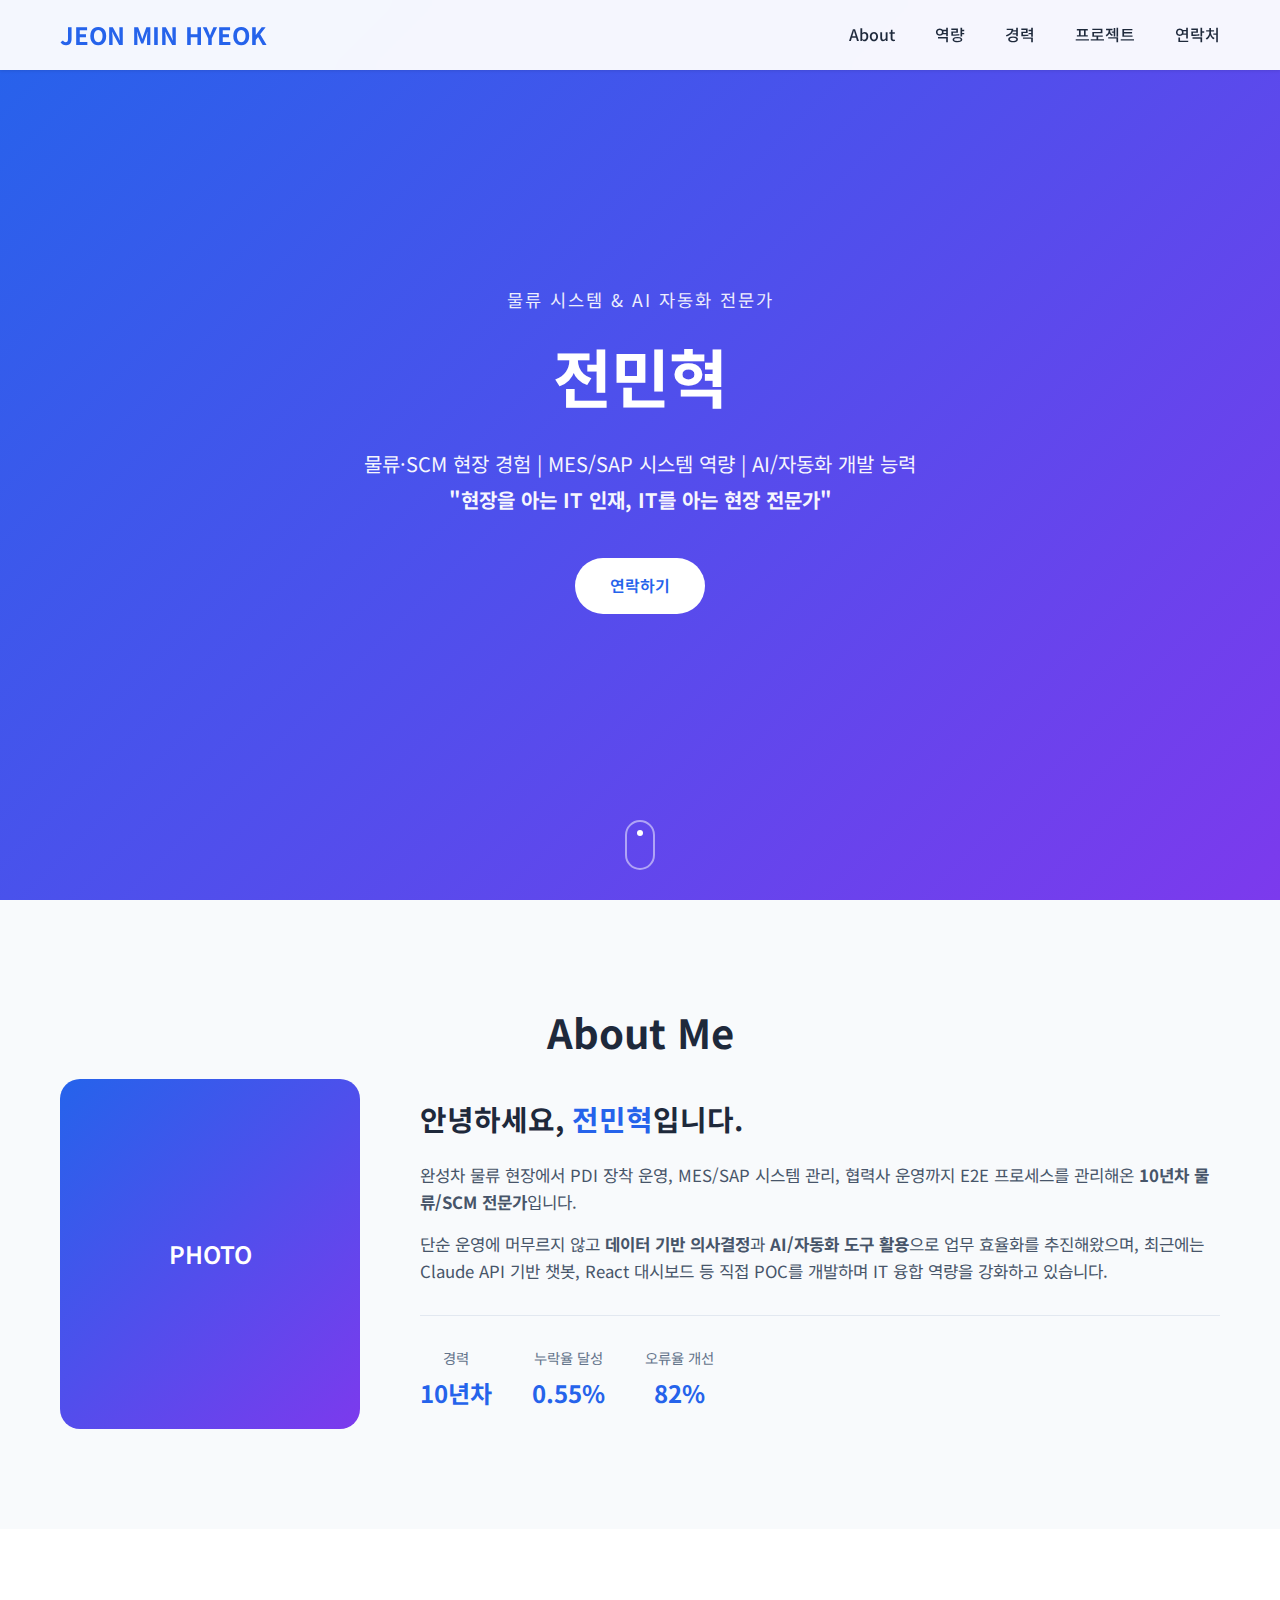
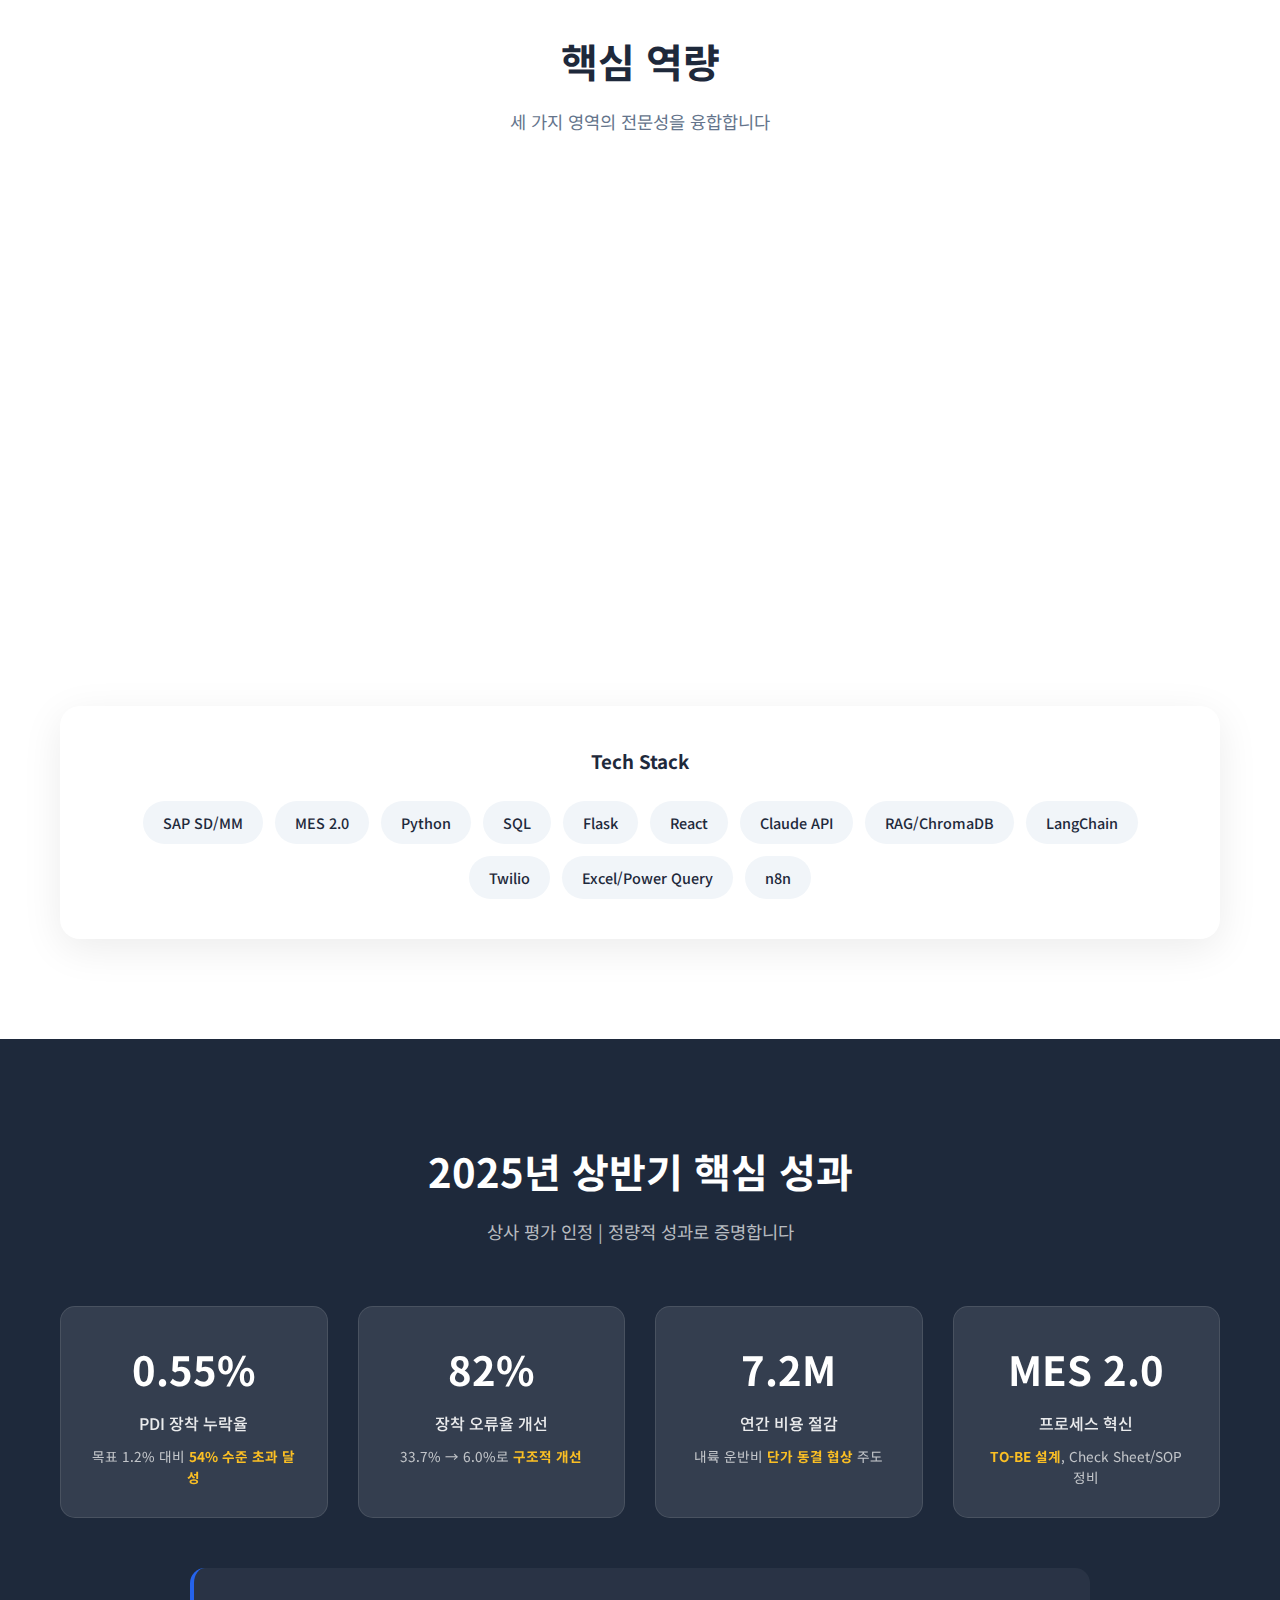
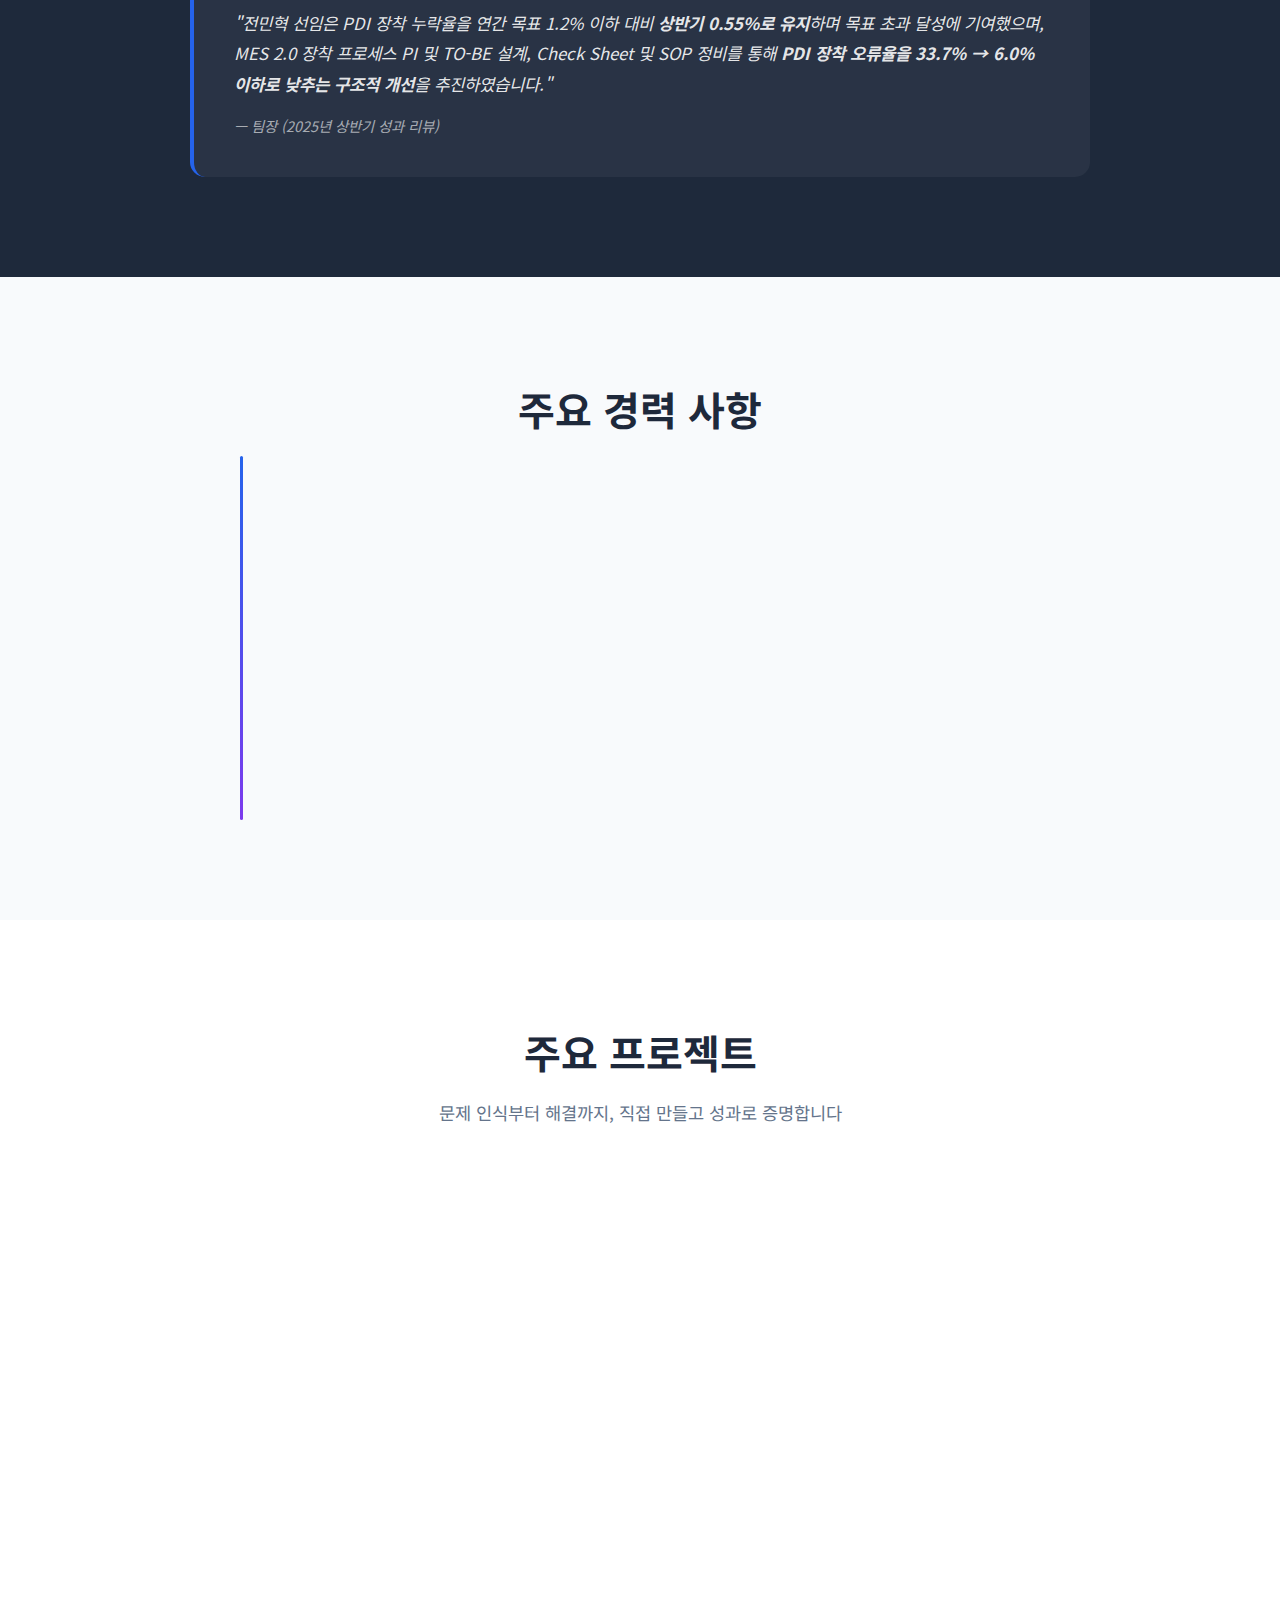
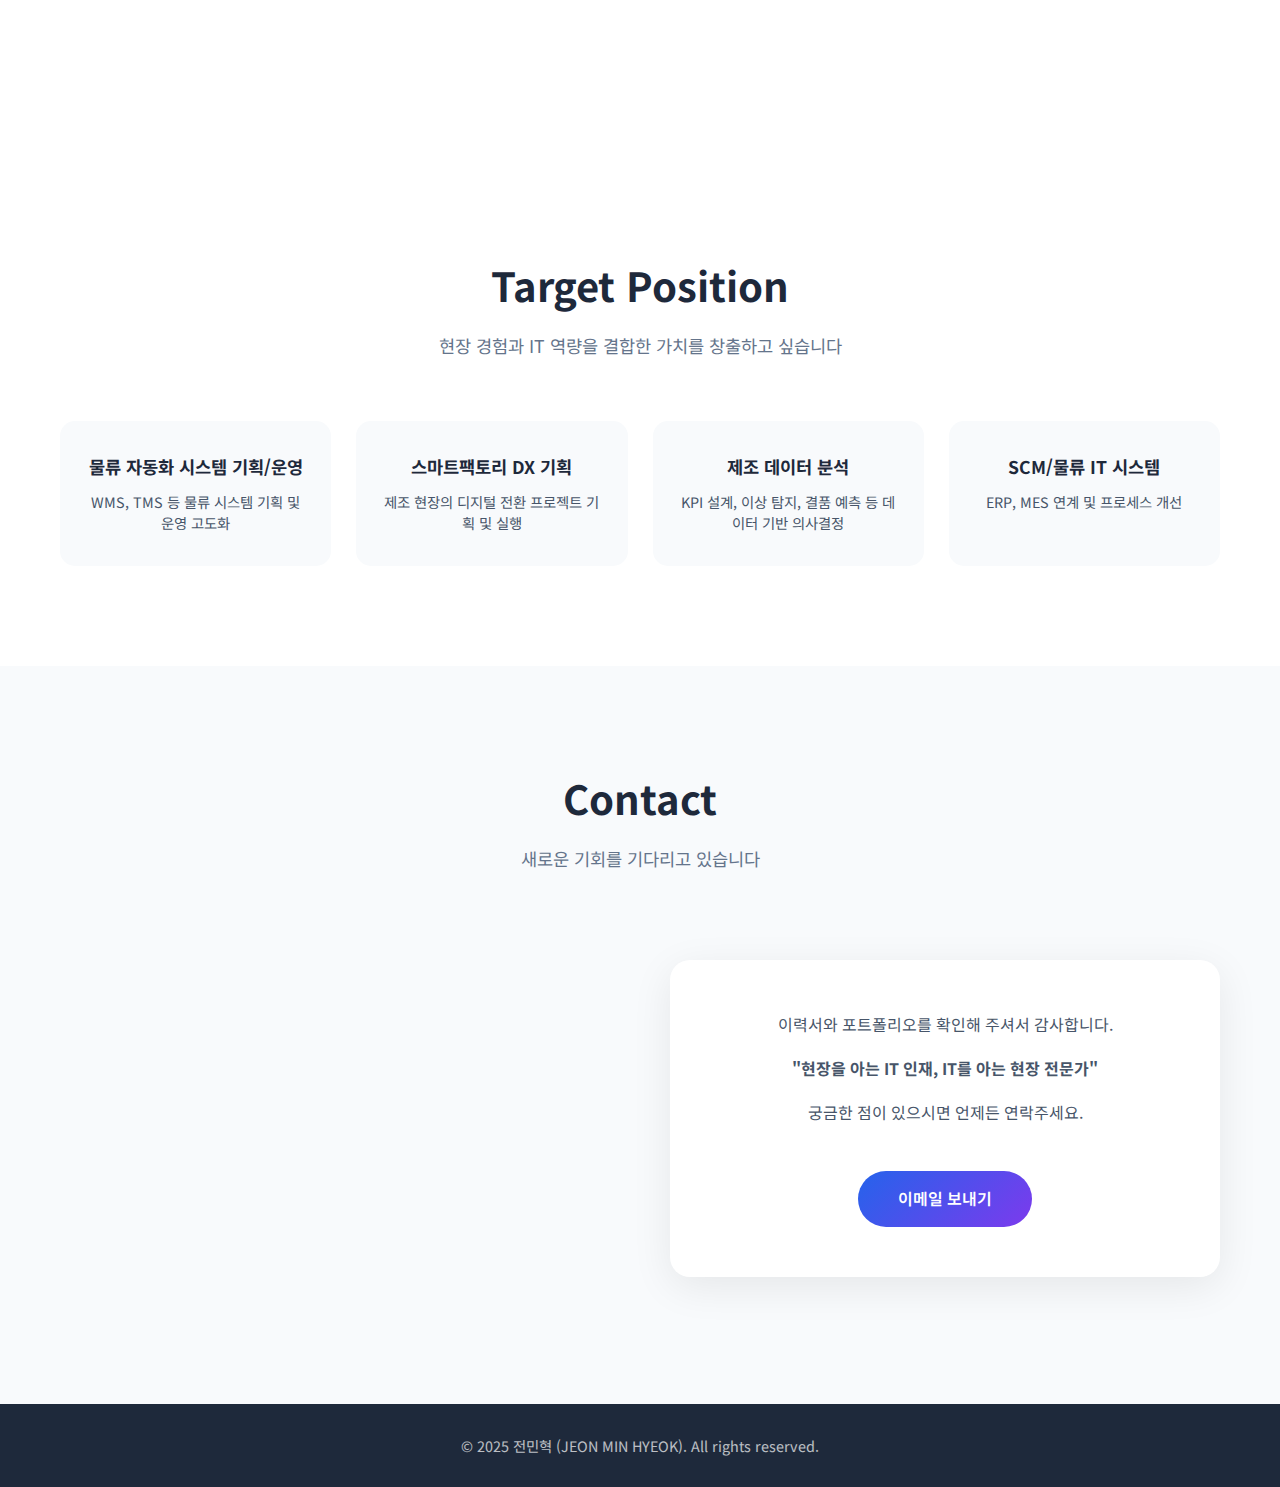
<file: index.html>
<!DOCTYPE html>
<html lang="ko">
<head>
    <meta charset="UTF-8">
    <meta name="viewport" content="width=device-width, initial-scale=1.0">
    <title>전민혁 | 물류 시스템 & AI 자동화 전문가</title>
    <link rel="stylesheet" href="styles.css">
    <link href="https://fonts.googleapis.com/css2?family=Noto+Sans+KR:wght@300;400;500;700&display=swap" rel="stylesheet">
</head>
<body>
    <!-- 네비게이션 -->
    <nav class="navbar">
        <div class="nav-container">
            <a href="#" class="nav-logo">JEON MIN HYEOK</a>
            <ul class="nav-menu">
                <li><a href="#about">About</a></li>
                <li><a href="#skills">역량</a></li>
                <li><a href="#experience">경력</a></li>
                <li><a href="#projects">프로젝트</a></li>
                <li><a href="#contact">연락처</a></li>
            </ul>
            <div class="hamburger">
                <span></span>
                <span></span>
                <span></span>
            </div>
        </div>
    </nav>

    <!-- 히어로 섹션 -->
    <section class="hero" id="home">
        <div class="hero-content">
            <p class="hero-subtitle">물류 시스템 & AI 자동화 전문가</p>
            <h1 class="hero-title">전민혁</h1>
            <p class="hero-description">
                물류·SCM 현장 경험 | MES/SAP 시스템 역량 | AI/자동화 개발 능력<br>
                <strong>"현장을 아는 IT 인재, IT를 아는 현장 전문가"</strong>
            </p>
            <div class="hero-buttons">
                <a href="#contact" class="btn btn-primary">연락하기</a>
            </div>
        </div>
        <div class="scroll-indicator">
            <span></span>
        </div>
    </section>

    <!-- About 섹션 -->
    <section class="section about" id="about">
        <div class="container">
            <h2 class="section-title">About Me</h2>
            <div class="about-content">
                <div class="about-image">
                    <div class="image-placeholder">
                        <span>PHOTO</span>
                    </div>
                </div>
                <div class="about-text">
                    <h3>안녕하세요, <span class="highlight">전민혁</span>입니다.</h3>
                    <p>
                        완성차 물류 현장에서 PDI 장착 운영, MES/SAP 시스템 관리,
                        협력사 운영까지 E2E 프로세스를 관리해온 <strong>10년차 물류/SCM 전문가</strong>입니다.
                    </p>
                    <p>
                        단순 운영에 머무르지 않고 <strong>데이터 기반 의사결정</strong>과
                        <strong>AI/자동화 도구 활용</strong>으로 업무 효율화를 추진해왔으며,
                        최근에는 Claude API 기반 챗봇, React 대시보드 등 직접 POC를 개발하며
                        IT 융합 역량을 강화하고 있습니다.
                    </p>
                    <div class="about-info">
                        <div class="info-item">
                            <span class="info-label">경력</span>
                            <span class="info-value">10년차</span>
                        </div>
                        <div class="info-item">
                            <span class="info-label">누락율 달성</span>
                            <span class="info-value">0.55%</span>
                        </div>
                        <div class="info-item">
                            <span class="info-label">오류율 개선</span>
                            <span class="info-value">82%</span>
                        </div>
                    </div>
                </div>
            </div>
        </div>
    </section>

    <!-- 핵심 역량 섹션 -->
    <section class="section skills" id="skills">
        <div class="container">
            <h2 class="section-title">핵심 역량</h2>
            <p class="section-subtitle">세 가지 영역의 전문성을 융합합니다</p>

            <div class="skills-grid">
                <!-- 물류 현장 경험 -->
                <div class="skill-card">
                    <div class="skill-icon">
                        <svg viewBox="0 0 24 24" fill="none" stroke="currentColor" stroke-width="2">
                            <path d="M1 3h22v18H1zM1 7h22M7 7v14"/>
                            <circle cx="5" cy="17" r="2"/>
                            <circle cx="19" cy="17" r="2"/>
                        </svg>
                    </div>
                    <h3>물류·SCM 현장 경험</h3>
                    <p>PDI 장착 운영, 내륙운송, 협력사 관리 E2E 경험</p>
                    <ul class="skill-list">
                        <li>PDI(Pre-Delivery Inspection) 센터 운영</li>
                        <li>입고→장착→검사(QC)→출고 리드타임 관리</li>
                        <li>소요-실적-미처리 점검 체계 설계</li>
                        <li>운송사 평가 기준 설계 및 비딩 기획</li>
                    </ul>
                </div>

                <!-- 시스템 운영 역량 -->
                <div class="skill-card">
                    <div class="skill-icon">
                        <svg viewBox="0 0 24 24" fill="none" stroke="currentColor" stroke-width="2">
                            <rect x="2" y="3" width="20" height="14" rx="2"/>
                            <path d="M8 21h8M12 17v4"/>
                        </svg>
                    </div>
                    <h3>시스템 운영 역량</h3>
                    <p>SAP SD/MM, MES 2.0 실무 운영 및 정합성 관리</p>
                    <ul class="skill-list">
                        <li>SAP 트랜잭션(ZSDR0270, 0210, 0350) 실무</li>
                        <li>MES-SAP 데이터 정합성 분석/개선</li>
                        <li>워크오더 오류, VIN/Serial 불일치 대응</li>
                        <li>현업 관점 개선안 도출 및 IT 협업</li>
                    </ul>
                </div>

                <!-- AI/자동화 개발 -->
                <div class="skill-card">
                    <div class="skill-icon">
                        <svg viewBox="0 0 24 24" fill="none" stroke="currentColor" stroke-width="2">
                            <path d="M12 2a4 4 0 0 1 4 4v2a4 4 0 0 1-8 0V6a4 4 0 0 1 4-4z"/>
                            <path d="M16 14v2a4 4 0 0 1-8 0v-2"/>
                            <circle cx="9" cy="9" r="1" fill="currentColor"/>
                            <circle cx="15" cy="9" r="1" fill="currentColor"/>
                            <path d="M8 22v-4M16 22v-4M12 22v-6"/>
                        </svg>
                    </div>
                    <h3>AI/자동화 개발</h3>
                    <p>Claude API 챗봇, React 대시보드 POC 개발 경험</p>
                    <ul class="skill-list">
                        <li>LLM 기반 챗봇 설계 및 구현 (1,500+ LOC)</li>
                        <li>RAG 시스템 (ChromaDB, LangChain)</li>
                        <li>React 대시보드 프로토타입 개발</li>
                        <li>Twilio Voice API 콜봇 구현</li>
                    </ul>
                </div>
            </div>

            <!-- 기술 스택 -->
            <div class="tech-stack">
                <h3>Tech Stack</h3>
                <div class="tech-tags">
                    <span class="tech-tag">SAP SD/MM</span>
                    <span class="tech-tag">MES 2.0</span>
                    <span class="tech-tag">Python</span>
                    <span class="tech-tag">SQL</span>
                    <span class="tech-tag">Flask</span>
                    <span class="tech-tag">React</span>
                    <span class="tech-tag">Claude API</span>
                    <span class="tech-tag">RAG/ChromaDB</span>
                    <span class="tech-tag">LangChain</span>
                    <span class="tech-tag">Twilio</span>
                    <span class="tech-tag">Excel/Power Query</span>
                    <span class="tech-tag">n8n</span>
                </div>
            </div>
        </div>
    </section>

    <!-- 성과 섹션 -->
    <section class="section achievements" id="achievements">
        <div class="container">
            <h2 class="section-title">2025년 상반기 핵심 성과</h2>
            <p class="section-subtitle">상사 평가 인정 | 정량적 성과로 증명합니다</p>

            <div class="achievements-grid">
                <div class="achievement-card">
                    <div class="achievement-number">0.55%</div>
                    <div class="achievement-label">PDI 장착 누락율</div>
                    <div class="achievement-detail">목표 1.2% 대비 <strong>54% 수준 초과 달성</strong></div>
                </div>
                <div class="achievement-card">
                    <div class="achievement-number">82%</div>
                    <div class="achievement-label">장착 오류율 개선</div>
                    <div class="achievement-detail">33.7% → 6.0%로 <strong>구조적 개선</strong></div>
                </div>
                <div class="achievement-card">
                    <div class="achievement-number">7.2M</div>
                    <div class="achievement-label">연간 비용 절감</div>
                    <div class="achievement-detail">내륙 운반비 <strong>단가 동결 협상</strong> 주도</div>
                </div>
                <div class="achievement-card">
                    <div class="achievement-number">MES 2.0</div>
                    <div class="achievement-label">프로세스 혁신</div>
                    <div class="achievement-detail"><strong>TO-BE 설계</strong>, Check Sheet/SOP 정비</div>
                </div>
            </div>

            <div class="quote-box">
                <p>"전민혁 선임은 PDI 장착 누락율을 연간 목표 1.2% 이하 대비 <strong>상반기 0.55%로 유지</strong>하며
                목표 초과 달성에 기여했으며, MES 2.0 장착 프로세스 PI 및 TO-BE 설계, Check Sheet 및 SOP 정비를 통해
                <strong>PDI 장착 오류율을 33.7% → 6.0% 이하로 낮추는 구조적 개선</strong>을 추진하였습니다."</p>
                <cite>— 팀장 (2025년 상반기 성과 리뷰)</cite>
            </div>
        </div>
    </section>

    <!-- 경력 섹션 -->
    <section class="section experience" id="experience">
        <div class="container">
            <h2 class="section-title">주요 경력 사항</h2>

            <div class="timeline">
                <div class="timeline-item">
                    <div class="timeline-dot"></div>
                    <div class="timeline-content">
                        <div class="timeline-date">2015 ~ 2025</div>
                        <h3>모트렉스(주)</h3>
                        <p class="timeline-role">PIO(Pre-Installed Option) 장착 운영 관리자</p>
                        <ul>
                            <li>완성차 항만 PDI 센터 옵션 장착(PIO) E2E 운영</li>
                            <li>MES 2.0 / SAP 연계 관리 및 정합성 개선</li>
                            <li>협력사 운영관리 (작업표준, 품질, 등록 기준)</li>
                            <li>운송사 평가 체계 설계 및 비딩 기획</li>
                            <li>장착 소요현황 점검 체계 설계 및 고도화</li>
                        </ul>
                    </div>
                </div>
            </div>
        </div>
    </section>

    <!-- 프로젝트 섹션 -->
    <section class="section projects" id="projects">
        <div class="container">
            <h2 class="section-title">주요 프로젝트</h2>
            <p class="section-subtitle">문제 인식부터 해결까지, 직접 만들고 성과로 증명합니다</p>

            <div class="projects-grid">
                <!-- 실무 프로젝트 -->
                <div class="project-card">
                    <div class="project-header">
                        <span class="project-tag">실무</span>
                        <span class="project-year">2024</span>
                    </div>
                    <h3>장착 소요현황 점검 체계 구축</h3>
                    <p class="project-desc">
                        센터별 장착 진행이 분절적으로 관리되어 출고 임박 시점에 결품/누락이 발견되는 문제를
                        소요-실적-미처리 3단계 점검 체계로 해결
                    </p>
                    <div class="project-result">
                        <strong>성과:</strong> 누락율 0.55% 달성 (목표 1.2% 초과달성)
                    </div>
                    <div class="project-tech">
                        <span>프로세스 설계</span>
                        <span>KPI 정의</span>
                        <span>Excel</span>
                    </div>
                </div>

                <!-- AI 챗봇 -->
                <div class="project-card featured">
                    <div class="project-header">
                        <span class="project-tag">AI/POC</span>
                        <span class="project-year">2025</span>
                    </div>
                    <h3>소음진동 민원 AI 에이전트</h3>
                    <p class="project-desc">
                        지자체 민원 상담 자동화 시스템. 9개 의도 분류, RAG 기반 법령/FAQ 검색,
                        웹 채팅 + 음성 콜봇 멀티채널 통합
                    </p>
                    <div class="project-result">
                        <strong>규모:</strong> 1,500+ LOC | 배포 가능 수준 완성
                    </div>
                    <div class="project-tech">
                        <span>Python</span>
                        <span>Flask</span>
                        <span>Claude API</span>
                        <span>RAG</span>
                        <span>Twilio</span>
                    </div>
                    <a href="https://github.com/financial1004-tech/noise-check-agent.git" target="_blank" class="project-link">
                        <svg viewBox="0 0 24 24" fill="currentColor" width="20" height="20">
                            <path d="M12 0c-6.626 0-12 5.373-12 12 0 5.302 3.438 9.8 8.207 11.387.599.111.793-.261.793-.577v-2.234c-3.338.726-4.033-1.416-4.033-1.416-.546-1.387-1.333-1.756-1.333-1.756-1.089-.745.083-.729.083-.729 1.205.084 1.839 1.237 1.839 1.237 1.07 1.834 2.807 1.304 3.492.997.107-.775.418-1.305.762-1.604-2.665-.305-5.467-1.334-5.467-5.931 0-1.311.469-2.381 1.236-3.221-.124-.303-.535-1.524.117-3.176 0 0 1.008-.322 3.301 1.23.957-.266 1.983-.399 3.003-.404 1.02.005 2.047.138 3.006.404 2.291-1.552 3.297-1.23 3.297-1.23.653 1.653.242 2.874.118 3.176.77.84 1.235 1.911 1.235 3.221 0 4.609-2.807 5.624-5.479 5.921.43.372.823 1.102.823 2.222v3.293c0 .319.192.694.801.576 4.765-1.589 8.199-6.086 8.199-11.386 0-6.627-5.373-12-12-12z"/>
                        </svg>
                        GitHub에서 보기
                    </a>
                </div>

                <!-- 대시보드 -->
                <div class="project-card">
                    <div class="project-header">
                        <span class="project-tag">POC</span>
                        <span class="project-year">2025</span>
                    </div>
                    <h3>PDI 설치 대시보드</h3>
                    <p class="project-desc">
                        현장 니즈를 반영한 KPI 모니터링 대시보드.
                        On-hand, Available, Days of Supply 등 핵심 지표 시각화
                    </p>
                    <div class="project-result">
                        <strong>구성:</strong> 5개 탭 (Overview, Inventory, Installation, Changes, Management)
                    </div>
                    <div class="project-tech">
                        <span>React</span>
                        <span>Recharts</span>
                        <span>CSS</span>
                    </div>
                </div>
            </div>
        </div>
    </section>

    <!-- 희망 직무 섹션 -->
    <section class="section target" id="target">
        <div class="container">
            <h2 class="section-title">Target Position</h2>
            <p class="section-subtitle">현장 경험과 IT 역량을 결합한 가치를 창출하고 싶습니다</p>

            <div class="target-grid">
                <div class="target-card">
                    <h4>물류 자동화 시스템 기획/운영</h4>
                    <p>WMS, TMS 등 물류 시스템 기획 및 운영 고도화</p>
                </div>
                <div class="target-card">
                    <h4>스마트팩토리 DX 기획</h4>
                    <p>제조 현장의 디지털 전환 프로젝트 기획 및 실행</p>
                </div>
                <div class="target-card">
                    <h4>제조 데이터 분석</h4>
                    <p>KPI 설계, 이상 탐지, 결품 예측 등 데이터 기반 의사결정</p>
                </div>
                <div class="target-card">
                    <h4>SCM/물류 IT 시스템</h4>
                    <p>ERP, MES 연계 및 프로세스 개선</p>
                </div>
            </div>
        </div>
    </section>

    <!-- 연락처 섹션 -->
    <section class="section contact" id="contact">
        <div class="container">
            <h2 class="section-title">Contact</h2>
            <p class="section-subtitle">새로운 기회를 기다리고 있습니다</p>

            <div class="contact-content">
                <div class="contact-info">
                    <div class="contact-item">
                        <div class="contact-icon">
                            <svg viewBox="0 0 24 24" fill="none" stroke="currentColor" stroke-width="2">
                                <path d="M4 4h16c1.1 0 2 .9 2 2v12c0 1.1-.9 2-2 2H4c-1.1 0-2-.9-2-2V6c0-1.1.9-2 2-2z"/>
                                <polyline points="22,6 12,13 2,6"/>
                            </svg>
                        </div>
                        <div>
                            <h4>Email</h4>
                            <p>jeon.official2025@gmail.com</p>
                        </div>
                    </div>
                    <div class="contact-item">
                        <div class="contact-icon">
                            <svg viewBox="0 0 24 24" fill="none" stroke="currentColor" stroke-width="2">
                                <path d="M22 16.92v3a2 2 0 0 1-2.18 2 19.79 19.79 0 0 1-8.63-3.07 19.5 19.5 0 0 1-6-6 19.79 19.79 0 0 1-3.07-8.67A2 2 0 0 1 4.11 2h3a2 2 0 0 1 2 1.72 12.84 12.84 0 0 0 .7 2.81 2 2 0 0 1-.45 2.11L8.09 9.91a16 16 0 0 0 6 6l1.27-1.27a2 2 0 0 1 2.11-.45 12.84 12.84 0 0 0 2.81.7A2 2 0 0 1 22 16.92z"/>
                            </svg>
                        </div>
                        <div>
                            <h4>Phone</h4>
                            <p>010-5099-0574</p>
                        </div>
                    </div>
                    <div class="contact-item">
                        <div class="contact-icon">
                            <svg viewBox="0 0 24 24" fill="none" stroke="currentColor" stroke-width="2">
                                <path d="M12 20.94c1.5 0 2.75 1.06 4 1.06 3 0 6-8 6-12.22A4.91 4.91 0 0 0 17 5c-2.22 0-4 1.44-5 2-1-.56-2.78-2-5-2a4.9 4.9 0 0 0-5 4.78C2 14 5 22 8 22c1.25 0 2.5-1.06 4-1.06z"/>
                                <path d="M10 2c1 .5 2 2 2 5"/>
                            </svg>
                        </div>
                        <div>
                            <h4>Blog</h4>
                            <p>gptpapa (업무자동화 블로그)</p>
                        </div>
                    </div>
                </div>

                <div class="contact-cta">
                    <p>이력서와 포트폴리오를 확인해 주셔서 감사합니다.</p>
                    <p><strong>"현장을 아는 IT 인재, IT를 아는 현장 전문가"</strong></p>
                    <p>궁금한 점이 있으시면 언제든 연락주세요.</p>
                    <a href="mailto:jeon.official2025@gmail.com" class="btn btn-primary">이메일 보내기</a>
                </div>
            </div>
        </div>
    </section>

    <!-- 푸터 -->
    <footer class="footer">
        <div class="container">
            <p>&copy; 2025 전민혁 (JEON MIN HYEOK). All rights reserved.</p>
        </div>
    </footer>

    <script src="script.js"></script>
</body>
</html>
</file>
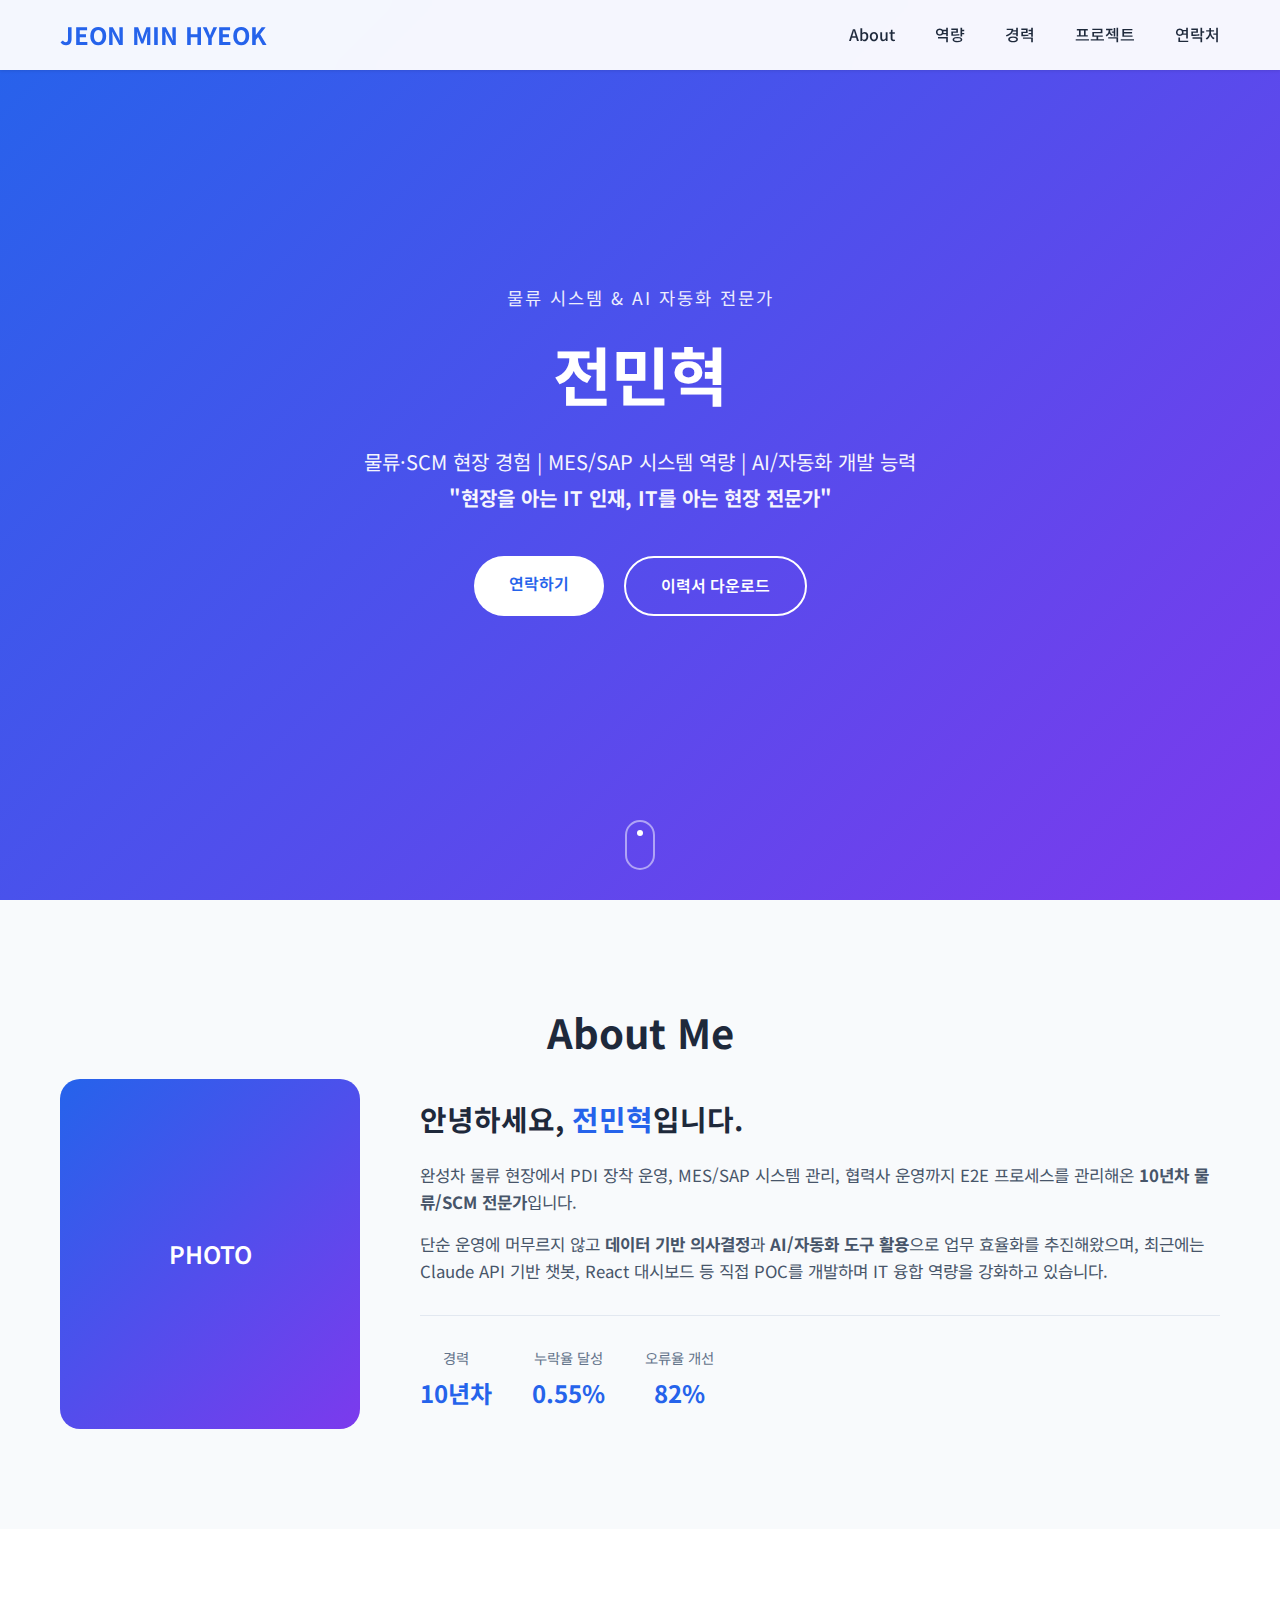
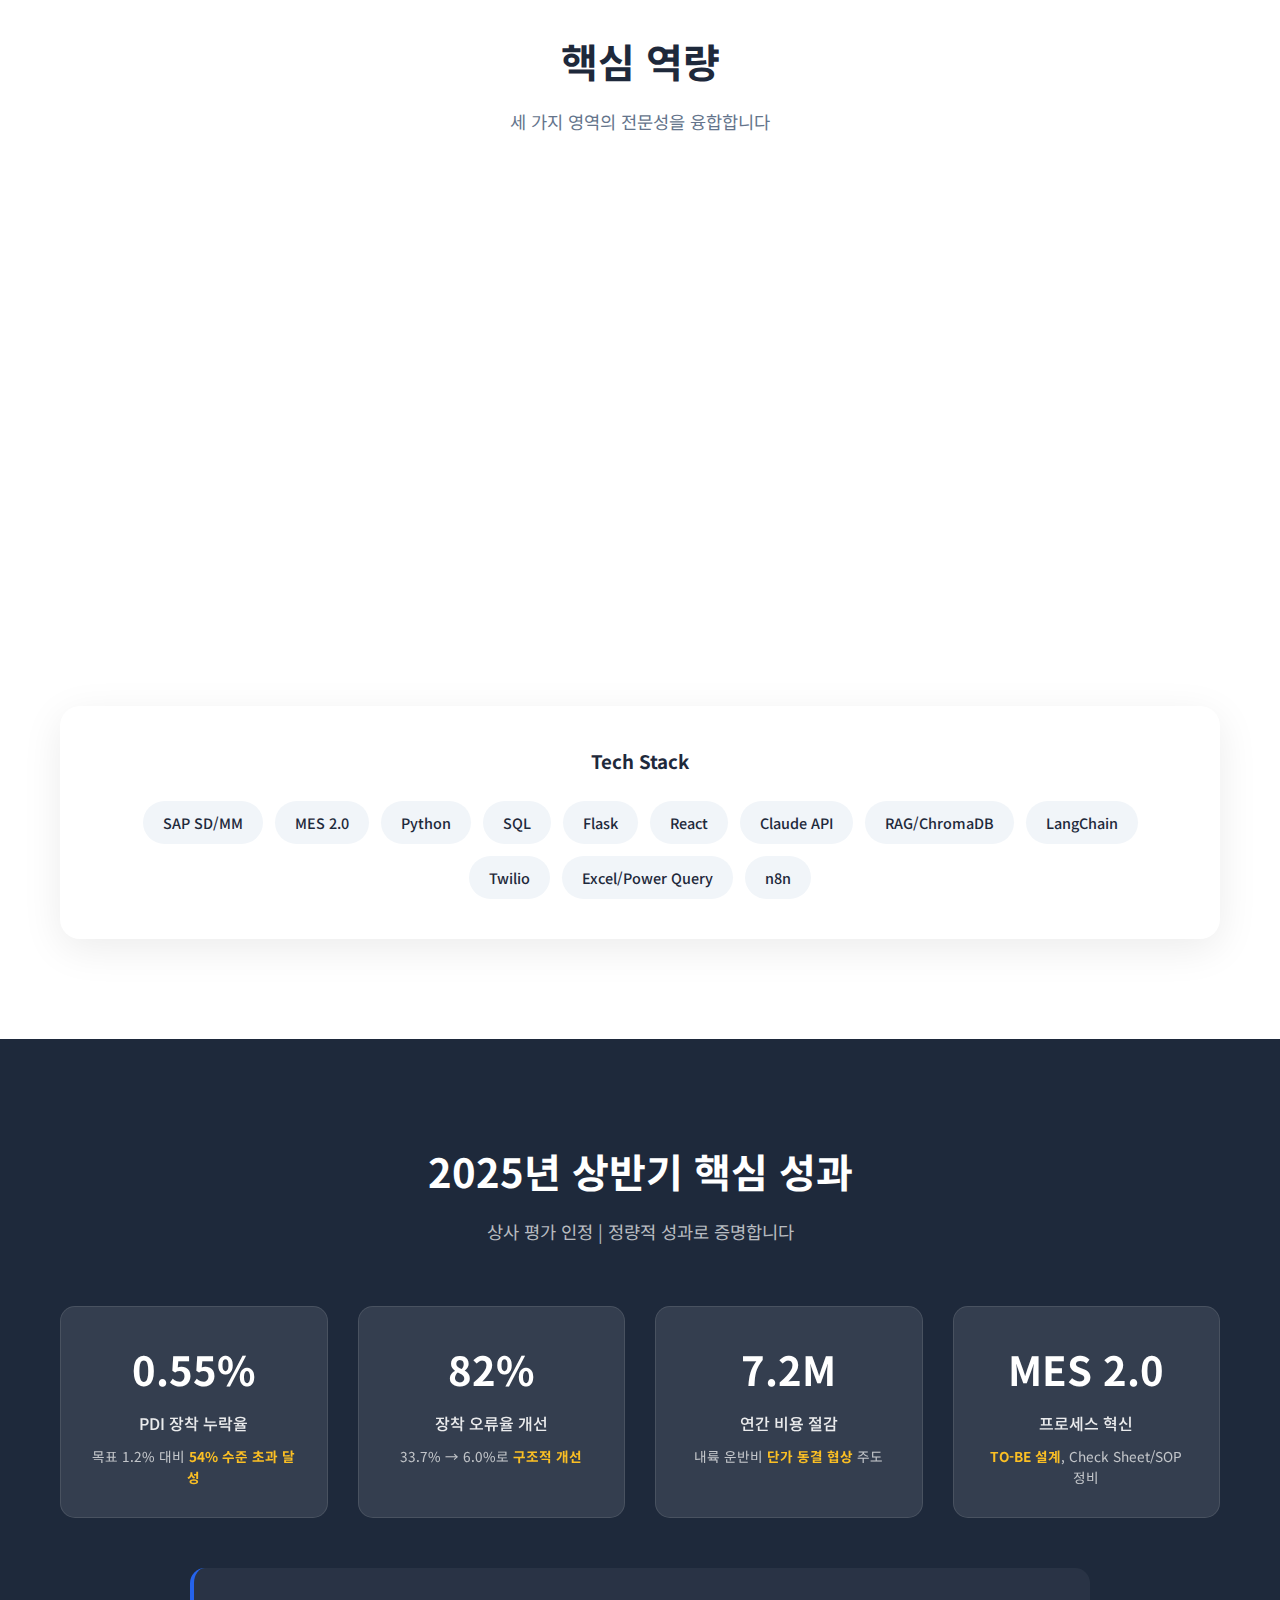
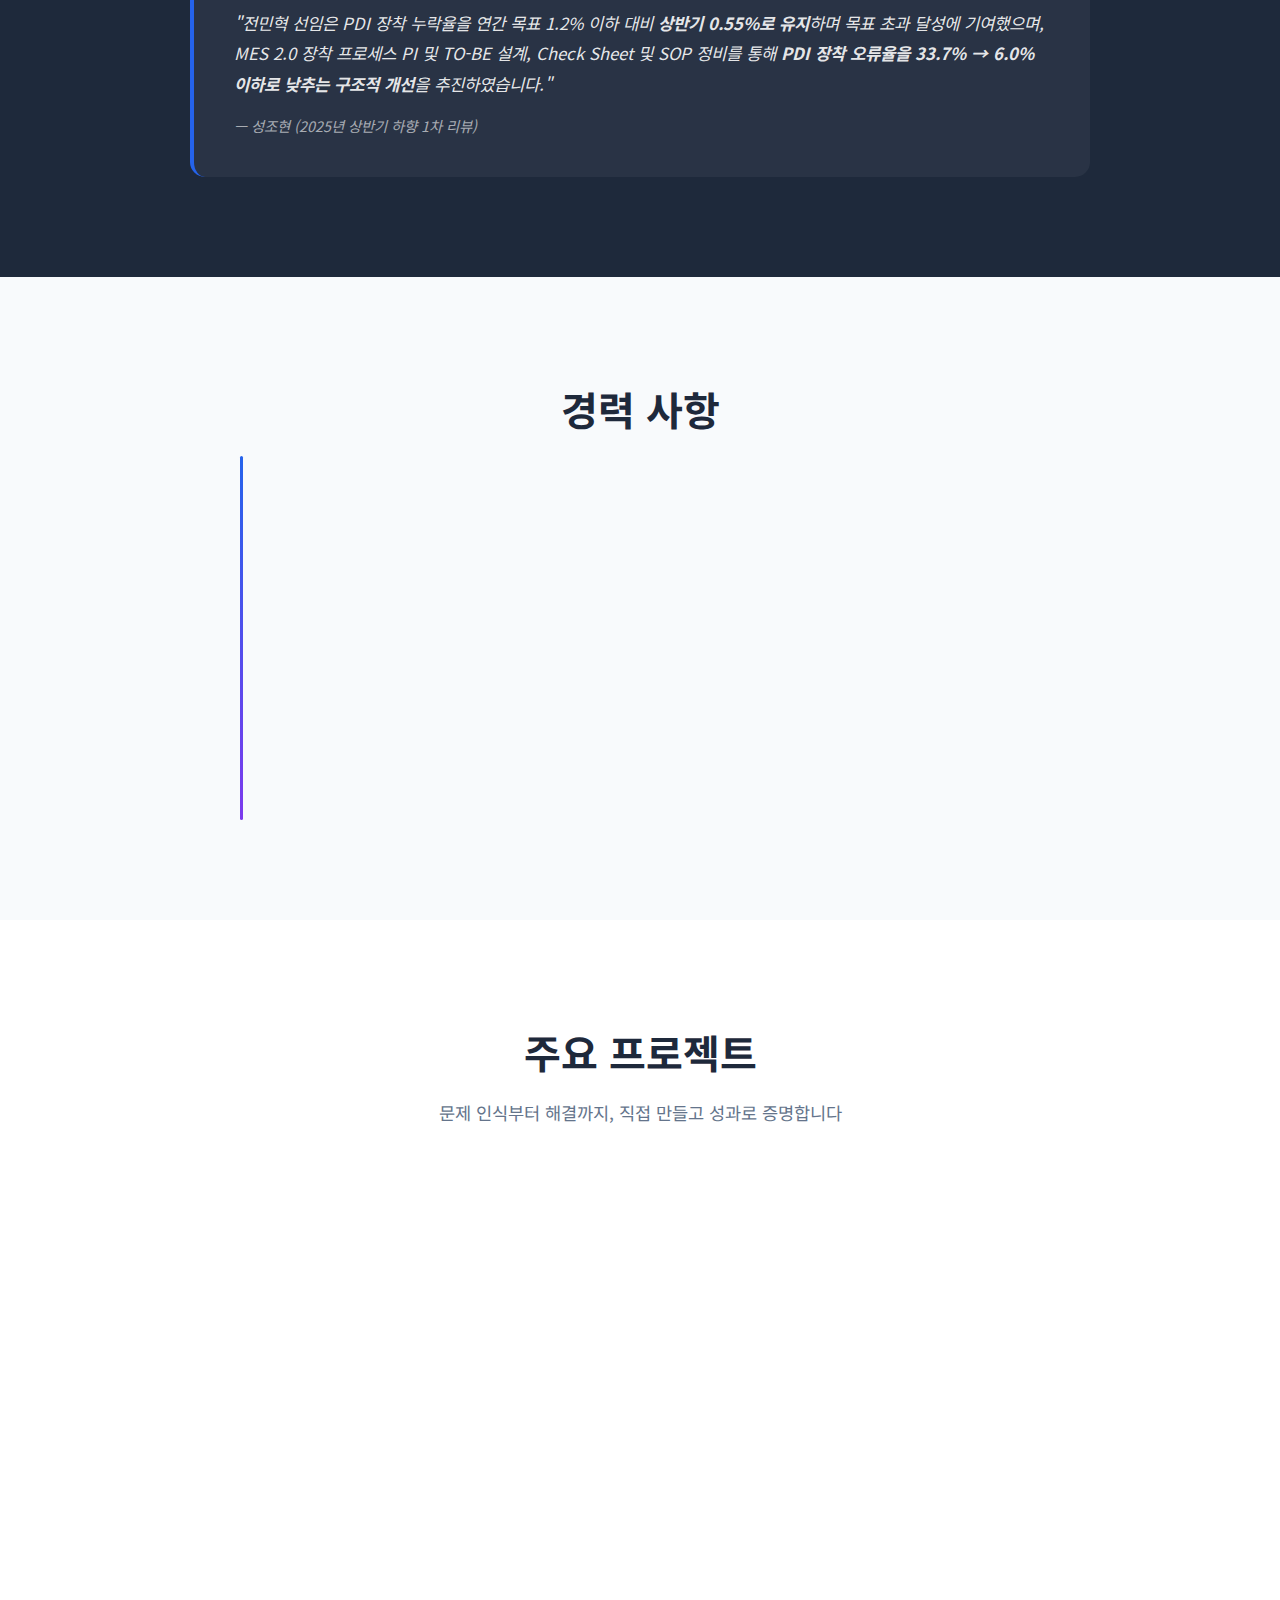
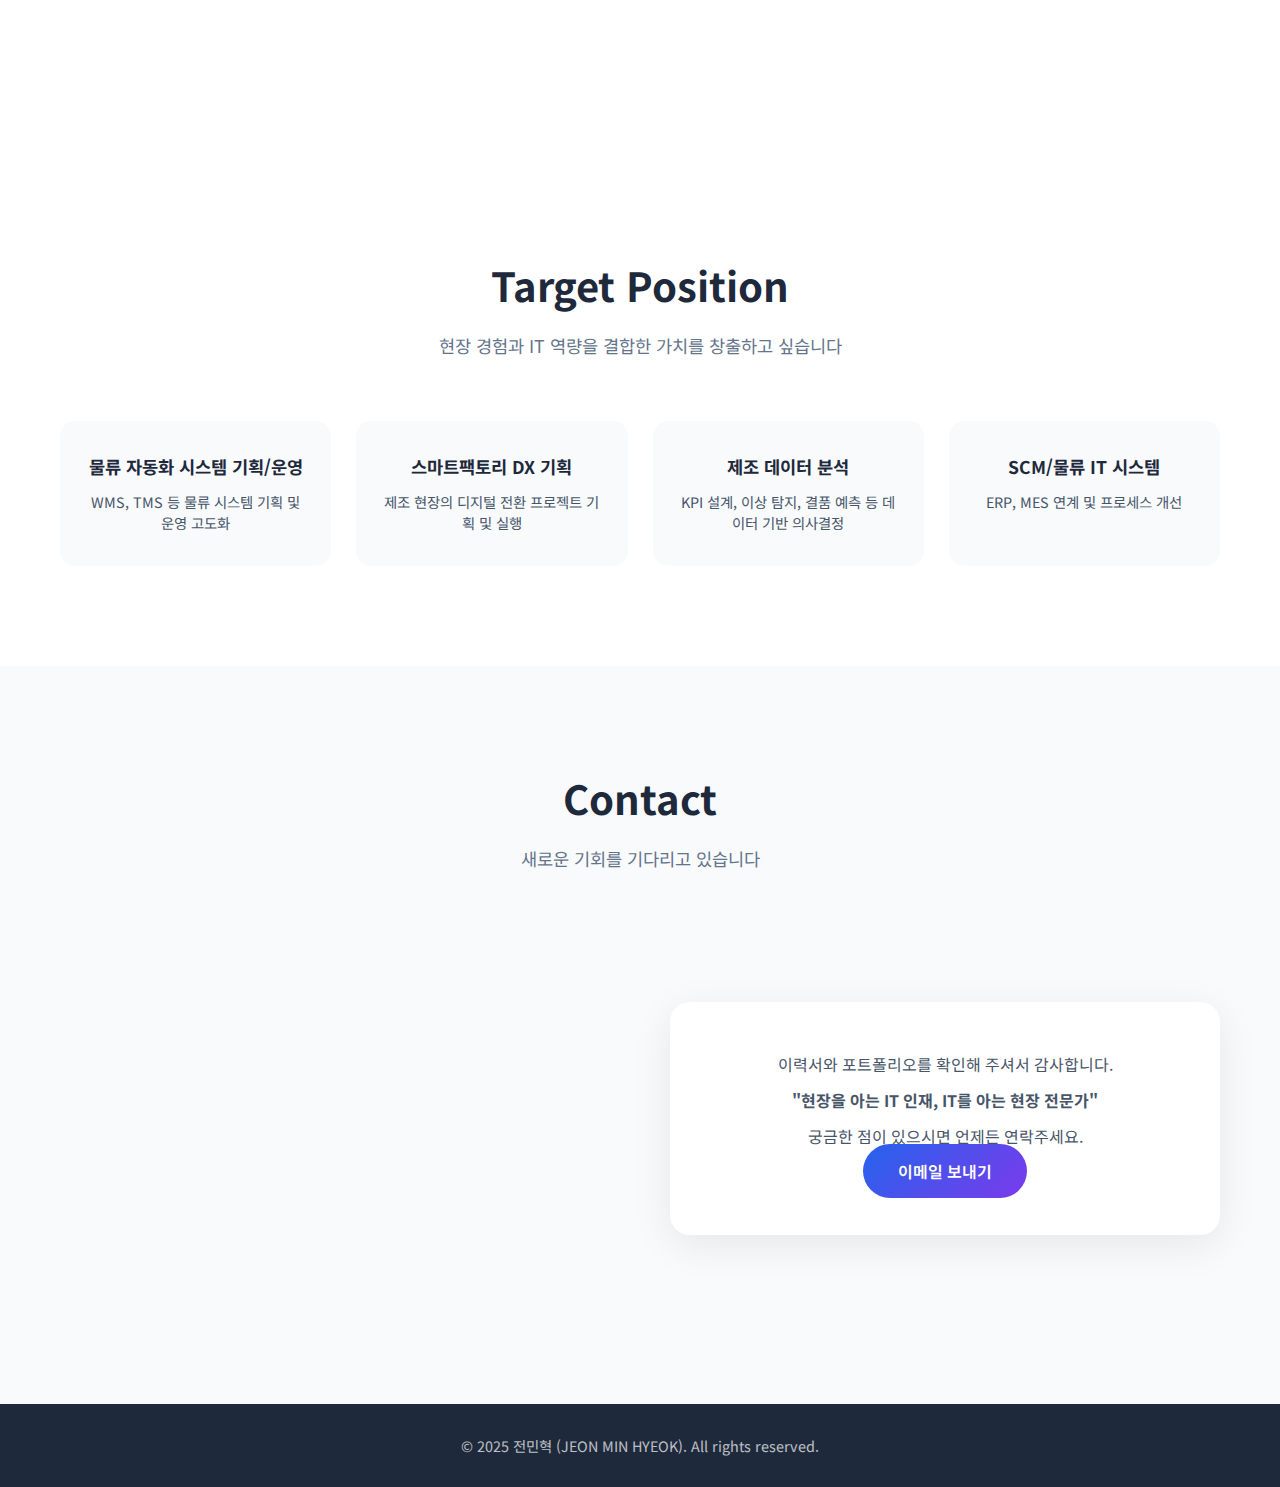
<file: portfolio-website/index.html>
<!DOCTYPE html>
<html lang="ko">
<head>
    <meta charset="UTF-8">
    <meta name="viewport" content="width=device-width, initial-scale=1.0">
    <title>전민혁 | 물류 시스템 & AI 자동화 전문가</title>
    <link rel="stylesheet" href="styles.css">
    <link href="https://fonts.googleapis.com/css2?family=Noto+Sans+KR:wght@300;400;500;700&display=swap" rel="stylesheet">
</head>
<body>
    <!-- 네비게이션 -->
    <nav class="navbar">
        <div class="nav-container">
            <a href="#" class="nav-logo">JEON MIN HYEOK</a>
            <ul class="nav-menu">
                <li><a href="#about">About</a></li>
                <li><a href="#skills">역량</a></li>
                <li><a href="#experience">경력</a></li>
                <li><a href="#projects">프로젝트</a></li>
                <li><a href="#contact">연락처</a></li>
            </ul>
            <div class="hamburger">
                <span></span>
                <span></span>
                <span></span>
            </div>
        </div>
    </nav>

    <!-- 히어로 섹션 -->
    <section class="hero" id="home">
        <div class="hero-content">
            <p class="hero-subtitle">물류 시스템 & AI 자동화 전문가</p>
            <h1 class="hero-title">전민혁</h1>
            <p class="hero-description">
                물류·SCM 현장 경험 | MES/SAP 시스템 역량 | AI/자동화 개발 능력<br>
                <strong>"현장을 아는 IT 인재, IT를 아는 현장 전문가"</strong>
            </p>
            <div class="hero-buttons">
                <a href="#contact" class="btn btn-primary">연락하기</a>
                <a href="#" class="btn btn-secondary" download>이력서 다운로드</a>
            </div>
        </div>
        <div class="scroll-indicator">
            <span></span>
        </div>
    </section>

    <!-- About 섹션 -->
    <section class="section about" id="about">
        <div class="container">
            <h2 class="section-title">About Me</h2>
            <div class="about-content">
                <div class="about-image">
                    <div class="image-placeholder">
                        <span>PHOTO</span>
                    </div>
                </div>
                <div class="about-text">
                    <h3>안녕하세요, <span class="highlight">전민혁</span>입니다.</h3>
                    <p>
                        완성차 물류 현장에서 PDI 장착 운영, MES/SAP 시스템 관리,
                        협력사 운영까지 E2E 프로세스를 관리해온 <strong>10년차 물류/SCM 전문가</strong>입니다.
                    </p>
                    <p>
                        단순 운영에 머무르지 않고 <strong>데이터 기반 의사결정</strong>과
                        <strong>AI/자동화 도구 활용</strong>으로 업무 효율화를 추진해왔으며,
                        최근에는 Claude API 기반 챗봇, React 대시보드 등 직접 POC를 개발하며
                        IT 융합 역량을 강화하고 있습니다.
                    </p>
                    <div class="about-info">
                        <div class="info-item">
                            <span class="info-label">경력</span>
                            <span class="info-value">10년차</span>
                        </div>
                        <div class="info-item">
                            <span class="info-label">누락율 달성</span>
                            <span class="info-value">0.55%</span>
                        </div>
                        <div class="info-item">
                            <span class="info-label">오류율 개선</span>
                            <span class="info-value">82%</span>
                        </div>
                    </div>
                </div>
            </div>
        </div>
    </section>

    <!-- 핵심 역량 섹션 -->
    <section class="section skills" id="skills">
        <div class="container">
            <h2 class="section-title">핵심 역량</h2>
            <p class="section-subtitle">세 가지 영역의 전문성을 융합합니다</p>

            <div class="skills-grid">
                <!-- 물류 현장 경험 -->
                <div class="skill-card">
                    <div class="skill-icon">
                        <svg viewBox="0 0 24 24" fill="none" stroke="currentColor" stroke-width="2">
                            <path d="M1 3h22v18H1zM1 7h22M7 7v14"/>
                            <circle cx="5" cy="17" r="2"/>
                            <circle cx="19" cy="17" r="2"/>
                        </svg>
                    </div>
                    <h3>물류·SCM 현장 경험</h3>
                    <p>PDI 장착 운영, 내륙운송, 협력사 관리 E2E 경험</p>
                    <ul class="skill-list">
                        <li>PDI(Pre-Delivery Inspection) 센터 운영</li>
                        <li>입고→장착→검사(QC)→출고 리드타임 관리</li>
                        <li>소요-실적-미처리 점검 체계 설계</li>
                        <li>운송사 평가 기준 설계 및 비딩 기획</li>
                    </ul>
                </div>

                <!-- 시스템 운영 역량 -->
                <div class="skill-card">
                    <div class="skill-icon">
                        <svg viewBox="0 0 24 24" fill="none" stroke="currentColor" stroke-width="2">
                            <rect x="2" y="3" width="20" height="14" rx="2"/>
                            <path d="M8 21h8M12 17v4"/>
                        </svg>
                    </div>
                    <h3>시스템 운영 역량</h3>
                    <p>SAP SD/MM, MES 2.0 실무 운영 및 정합성 관리</p>
                    <ul class="skill-list">
                        <li>SAP 트랜잭션(ZSDR0270, 0210, 0350) 실무</li>
                        <li>MES-SAP 데이터 정합성 분석/개선</li>
                        <li>워크오더 오류, VIN/Serial 불일치 대응</li>
                        <li>현업 관점 개선안 도출 및 IT 협업</li>
                    </ul>
                </div>

                <!-- AI/자동화 개발 -->
                <div class="skill-card">
                    <div class="skill-icon">
                        <svg viewBox="0 0 24 24" fill="none" stroke="currentColor" stroke-width="2">
                            <path d="M12 2a4 4 0 0 1 4 4v2a4 4 0 0 1-8 0V6a4 4 0 0 1 4-4z"/>
                            <path d="M16 14v2a4 4 0 0 1-8 0v-2"/>
                            <circle cx="9" cy="9" r="1" fill="currentColor"/>
                            <circle cx="15" cy="9" r="1" fill="currentColor"/>
                            <path d="M8 22v-4M16 22v-4M12 22v-6"/>
                        </svg>
                    </div>
                    <h3>AI/자동화 개발</h3>
                    <p>Claude API 챗봇, React 대시보드 POC 개발 경험</p>
                    <ul class="skill-list">
                        <li>LLM 기반 챗봇 설계 및 구현 (1,500+ LOC)</li>
                        <li>RAG 시스템 (ChromaDB, LangChain)</li>
                        <li>React 대시보드 프로토타입 개발</li>
                        <li>Twilio Voice API 콜봇 구현</li>
                    </ul>
                </div>
            </div>

            <!-- 기술 스택 -->
            <div class="tech-stack">
                <h3>Tech Stack</h3>
                <div class="tech-tags">
                    <span class="tech-tag">SAP SD/MM</span>
                    <span class="tech-tag">MES 2.0</span>
                    <span class="tech-tag">Python</span>
                    <span class="tech-tag">SQL</span>
                    <span class="tech-tag">Flask</span>
                    <span class="tech-tag">React</span>
                    <span class="tech-tag">Claude API</span>
                    <span class="tech-tag">RAG/ChromaDB</span>
                    <span class="tech-tag">LangChain</span>
                    <span class="tech-tag">Twilio</span>
                    <span class="tech-tag">Excel/Power Query</span>
                    <span class="tech-tag">n8n</span>
                </div>
            </div>
        </div>
    </section>

    <!-- 성과 섹션 -->
    <section class="section achievements" id="achievements">
        <div class="container">
            <h2 class="section-title">2025년 상반기 핵심 성과</h2>
            <p class="section-subtitle">상사 평가 인정 | 정량적 성과로 증명합니다</p>

            <div class="achievements-grid">
                <div class="achievement-card">
                    <div class="achievement-number">0.55%</div>
                    <div class="achievement-label">PDI 장착 누락율</div>
                    <div class="achievement-detail">목표 1.2% 대비 <strong>54% 수준 초과 달성</strong></div>
                </div>
                <div class="achievement-card">
                    <div class="achievement-number">82%</div>
                    <div class="achievement-label">장착 오류율 개선</div>
                    <div class="achievement-detail">33.7% → 6.0%로 <strong>구조적 개선</strong></div>
                </div>
                <div class="achievement-card">
                    <div class="achievement-number">7.2M</div>
                    <div class="achievement-label">연간 비용 절감</div>
                    <div class="achievement-detail">내륙 운반비 <strong>단가 동결 협상</strong> 주도</div>
                </div>
                <div class="achievement-card">
                    <div class="achievement-number">MES 2.0</div>
                    <div class="achievement-label">프로세스 혁신</div>
                    <div class="achievement-detail"><strong>TO-BE 설계</strong>, Check Sheet/SOP 정비</div>
                </div>
            </div>

            <div class="quote-box">
                <p>"전민혁 선임은 PDI 장착 누락율을 연간 목표 1.2% 이하 대비 <strong>상반기 0.55%로 유지</strong>하며
                목표 초과 달성에 기여했으며, MES 2.0 장착 프로세스 PI 및 TO-BE 설계, Check Sheet 및 SOP 정비를 통해
                <strong>PDI 장착 오류율을 33.7% → 6.0% 이하로 낮추는 구조적 개선</strong>을 추진하였습니다."</p>
                <cite>— 성조현 (2025년 상반기 하향 1차 리뷰)</cite>
            </div>
        </div>
    </section>

    <!-- 경력 섹션 -->
    <section class="section experience" id="experience">
        <div class="container">
            <h2 class="section-title">경력 사항</h2>

            <div class="timeline">
                <div class="timeline-item">
                    <div class="timeline-dot"></div>
                    <div class="timeline-content">
                        <div class="timeline-date">현재 재직 중</div>
                        <h3>모트렉스(주)</h3>
                        <p class="timeline-role">PIO(Pre-Installed Option) 장착 운영 관리자</p>
                        <ul>
                            <li>완성차 항만 PDI 센터 옵션 장착(PIO) E2E 운영</li>
                            <li>MES 2.0 / SAP 연계 관리 및 정합성 개선</li>
                            <li>협력사 운영관리 (작업표준, 품질, 등록 기준)</li>
                            <li>운송사 평가 체계 설계 및 비딩 기획</li>
                            <li>장착 소요현황 점검 체계 설계 및 고도화</li>
                        </ul>
                    </div>
                </div>
            </div>
        </div>
    </section>

    <!-- 프로젝트 섹션 -->
    <section class="section projects" id="projects">
        <div class="container">
            <h2 class="section-title">주요 프로젝트</h2>
            <p class="section-subtitle">문제 인식부터 해결까지, 직접 만들고 성과로 증명합니다</p>

            <div class="projects-grid">
                <!-- 실무 프로젝트 -->
                <div class="project-card">
                    <div class="project-header">
                        <span class="project-tag">실무</span>
                        <span class="project-year">2025</span>
                    </div>
                    <h3>장착 소요현황 점검 체계 구축</h3>
                    <p class="project-desc">
                        센터별 장착 진행이 분절적으로 관리되어 출고 임박 시점에 결품/누락이 발견되는 문제를
                        소요-실적-미처리 3단계 점검 체계로 해결
                    </p>
                    <div class="project-result">
                        <strong>성과:</strong> 누락율 0.55% 달성 (목표 1.2% 초과달성)
                    </div>
                    <div class="project-tech">
                        <span>프로세스 설계</span>
                        <span>KPI 정의</span>
                        <span>Excel</span>
                    </div>
                </div>

                <!-- AI 챗봇 -->
                <div class="project-card featured">
                    <div class="project-header">
                        <span class="project-tag">AI/POC</span>
                        <span class="project-year">2024</span>
                    </div>
                    <h3>소음진동 민원 AI 에이전트</h3>
                    <p class="project-desc">
                        지자체 민원 상담 자동화 시스템. 9개 의도 분류, RAG 기반 법령/FAQ 검색,
                        웹 채팅 + 음성 콜봇 멀티채널 통합
                    </p>
                    <div class="project-result">
                        <strong>규모:</strong> 1,500+ LOC | 배포 가능 수준 완성
                    </div>
                    <div class="project-tech">
                        <span>Python</span>
                        <span>Flask</span>
                        <span>Claude API</span>
                        <span>RAG</span>
                        <span>Twilio</span>
                    </div>
                    <a href="https://github.com/financial1004-tech/noise-check-agent.git" target="_blank" class="project-link">
                        <svg viewBox="0 0 24 24" fill="currentColor" width="20" height="20">
                            <path d="M12 0c-6.626 0-12 5.373-12 12 0 5.302 3.438 9.8 8.207 11.387.599.111.793-.261.793-.577v-2.234c-3.338.726-4.033-1.416-4.033-1.416-.546-1.387-1.333-1.756-1.333-1.756-1.089-.745.083-.729.083-.729 1.205.084 1.839 1.237 1.839 1.237 1.07 1.834 2.807 1.304 3.492.997.107-.775.418-1.305.762-1.604-2.665-.305-5.467-1.334-5.467-5.931 0-1.311.469-2.381 1.236-3.221-.124-.303-.535-1.524.117-3.176 0 0 1.008-.322 3.301 1.23.957-.266 1.983-.399 3.003-.404 1.02.005 2.047.138 3.006.404 2.291-1.552 3.297-1.23 3.297-1.23.653 1.653.242 2.874.118 3.176.77.84 1.235 1.911 1.235 3.221 0 4.609-2.807 5.624-5.479 5.921.43.372.823 1.102.823 2.222v3.293c0 .319.192.694.801.576 4.765-1.589 8.199-6.086 8.199-11.386 0-6.627-5.373-12-12-12z"/>
                        </svg>
                        GitHub에서 보기
                    </a>
                </div>

                <!-- 대시보드 -->
                <div class="project-card">
                    <div class="project-header">
                        <span class="project-tag">POC</span>
                        <span class="project-year">2024</span>
                    </div>
                    <h3>PDI 설치 대시보드</h3>
                    <p class="project-desc">
                        현장 니즈를 반영한 KPI 모니터링 대시보드.
                        On-hand, Available, Days of Supply 등 핵심 지표 시각화
                    </p>
                    <div class="project-result">
                        <strong>구성:</strong> 5개 탭 (Overview, Inventory, Installation, Changes, Management)
                    </div>
                    <div class="project-tech">
                        <span>React</span>
                        <span>Recharts</span>
                        <span>CSS</span>
                    </div>
                </div>
            </div>
        </div>
    </section>

    <!-- 희망 직무 섹션 -->
    <section class="section target" id="target">
        <div class="container">
            <h2 class="section-title">Target Position</h2>
            <p class="section-subtitle">현장 경험과 IT 역량을 결합한 가치를 창출하고 싶습니다</p>

            <div class="target-grid">
                <div class="target-card">
                    <h4>물류 자동화 시스템 기획/운영</h4>
                    <p>WMS, TMS 등 물류 시스템 기획 및 운영 고도화</p>
                </div>
                <div class="target-card">
                    <h4>스마트팩토리 DX 기획</h4>
                    <p>제조 현장의 디지털 전환 프로젝트 기획 및 실행</p>
                </div>
                <div class="target-card">
                    <h4>제조 데이터 분석</h4>
                    <p>KPI 설계, 이상 탐지, 결품 예측 등 데이터 기반 의사결정</p>
                </div>
                <div class="target-card">
                    <h4>SCM/물류 IT 시스템</h4>
                    <p>ERP, MES 연계 및 프로세스 개선</p>
                </div>
            </div>
        </div>
    </section>

    <!-- 연락처 섹션 -->
    <section class="section contact" id="contact">
        <div class="container">
            <h2 class="section-title">Contact</h2>
            <p class="section-subtitle">새로운 기회를 기다리고 있습니다</p>

            <div class="contact-content">
                <div class="contact-info">
                    <div class="contact-item">
                        <div class="contact-icon">
                            <svg viewBox="0 0 24 24" fill="none" stroke="currentColor" stroke-width="2">
                                <path d="M4 4h16c1.1 0 2 .9 2 2v12c0 1.1-.9 2-2 2H4c-1.1 0-2-.9-2-2V6c0-1.1.9-2 2-2z"/>
                                <polyline points="22,6 12,13 2,6"/>
                            </svg>
                        </div>
                        <div>
                            <h4>Email</h4>
                            <p>jeon.official2025@gmail.com</p>
                        </div>
                    </div>
                    <div class="contact-item">
                        <div class="contact-icon">
                            <svg viewBox="0 0 24 24" fill="none" stroke="currentColor" stroke-width="2">
                                <path d="M22 16.92v3a2 2 0 0 1-2.18 2 19.79 19.79 0 0 1-8.63-3.07 19.5 19.5 0 0 1-6-6 19.79 19.79 0 0 1-3.07-8.67A2 2 0 0 1 4.11 2h3a2 2 0 0 1 2 1.72 12.84 12.84 0 0 0 .7 2.81 2 2 0 0 1-.45 2.11L8.09 9.91a16 16 0 0 0 6 6l1.27-1.27a2 2 0 0 1 2.11-.45 12.84 12.84 0 0 0 2.81.7A2 2 0 0 1 22 16.92z"/>
                            </svg>
                        </div>
                        <div>
                            <h4>Phone</h4>
                            <p>010-5099-0574</p>
                        </div>
                    </div>
                    <div class="contact-item">
                        <div class="contact-icon">
                            <svg viewBox="0 0 24 24" fill="none" stroke="currentColor" stroke-width="2">
                                <path d="M12 20.94c1.5 0 2.75 1.06 4 1.06 3 0 6-8 6-12.22A4.91 4.91 0 0 0 17 5c-2.22 0-4 1.44-5 2-1-.56-2.78-2-5-2a4.9 4.9 0 0 0-5 4.78C2 14 5 22 8 22c1.25 0 2.5-1.06 4-1.06z"/>
                                <path d="M10 2c1 .5 2 2 2 5"/>
                            </svg>
                        </div>
                        <div>
                            <h4>Blog</h4>
                            <p>gptpapa (업무자동화 블로그)</p>
                        </div>
                    </div>
                </div>

                <div class="contact-cta">
                    <p>이력서와 포트폴리오를 확인해 주셔서 감사합니다.</p>
                    <p><strong>"현장을 아는 IT 인재, IT를 아는 현장 전문가"</strong></p>
                    <p>궁금한 점이 있으시면 언제든 연락주세요.</p>
                    <a href="mailto:jeon.official2025@gmail.com" class="btn btn-primary">이메일 보내기</a>
                </div>
            </div>
        </div>
    </section>

    <!-- 푸터 -->
    <footer class="footer">
        <div class="container">
            <p>&copy; 2025 전민혁 (JEON MIN HYEOK). All rights reserved.</p>
        </div>
    </footer>

    <script src="script.js"></script>
</body>
</html>
</file>
<file: styles.css>
/* ===== 기본 설정 ===== */
:root {
    --primary: #2563eb;
    --primary-dark: #1d4ed8;
    --secondary: #64748b;
    --dark: #1e293b;
    --light: #f8fafc;
    --white: #ffffff;
    --gray-100: #f1f5f9;
    --gray-200: #e2e8f0;
    --gray-300: #cbd5e1;
    --gray-600: #475569;
    --gradient: linear-gradient(135deg, #2563eb 0%, #7c3aed 100%);
}

* {
    margin: 0;
    padding: 0;
    box-sizing: border-box;
}

html {
    scroll-behavior: smooth;
}

body {
    font-family: 'Noto Sans KR', -apple-system, BlinkMacSystemFont, sans-serif;
    line-height: 1.6;
    color: var(--dark);
    background-color: var(--white);
}

.container {
    max-width: 1200px;
    margin: 0 auto;
    padding: 0 20px;
}

/* ===== 네비게이션 ===== */
.navbar {
    position: fixed;
    top: 0;
    left: 0;
    right: 0;
    background: rgba(255, 255, 255, 0.95);
    backdrop-filter: blur(10px);
    z-index: 1000;
    box-shadow: 0 1px 3px rgba(0, 0, 0, 0.1);
}

.nav-container {
    max-width: 1200px;
    margin: 0 auto;
    padding: 0 20px;
    display: flex;
    justify-content: space-between;
    align-items: center;
    height: 70px;
}

.nav-logo {
    font-size: 1.5rem;
    font-weight: 700;
    color: var(--primary);
    text-decoration: none;
}

.nav-menu {
    display: flex;
    list-style: none;
    gap: 40px;
}

.nav-menu a {
    text-decoration: none;
    color: var(--dark);
    font-weight: 500;
    transition: color 0.3s;
}

.nav-menu a:hover {
    color: var(--primary);
}

.hamburger {
    display: none;
    flex-direction: column;
    cursor: pointer;
    gap: 5px;
}

.hamburger span {
    width: 25px;
    height: 3px;
    background: var(--dark);
    transition: 0.3s;
}

/* ===== 히어로 섹션 ===== */
.hero {
    min-height: 100vh;
    display: flex;
    align-items: center;
    justify-content: center;
    text-align: center;
    background: var(--gradient);
    color: var(--white);
    padding: 100px 20px;
    position: relative;
}

.hero-content {
    max-width: 800px;
}

.hero-subtitle {
    font-size: 1.1rem;
    opacity: 0.9;
    margin-bottom: 10px;
    letter-spacing: 2px;
    text-transform: uppercase;
}

.hero-title {
    font-size: 4rem;
    font-weight: 700;
    margin-bottom: 20px;
    letter-spacing: -1px;
}

.hero-description {
    font-size: 1.25rem;
    opacity: 0.95;
    margin-bottom: 40px;
    line-height: 1.8;
}

.hero-buttons {
    display: flex;
    gap: 20px;
    justify-content: center;
    flex-wrap: wrap;
}

.btn {
    padding: 15px 35px;
    border-radius: 50px;
    font-size: 1rem;
    font-weight: 600;
    text-decoration: none;
    transition: all 0.3s;
    cursor: pointer;
    border: none;
}

.btn-primary {
    background: var(--white);
    color: var(--primary);
}

.btn-primary:hover {
    transform: translateY(-3px);
    box-shadow: 0 10px 30px rgba(0, 0, 0, 0.2);
}

.btn-secondary {
    background: transparent;
    color: var(--white);
    border: 2px solid var(--white);
}

.btn-secondary:hover {
    background: var(--white);
    color: var(--primary);
}

.scroll-indicator {
    position: absolute;
    bottom: 30px;
    left: 50%;
    transform: translateX(-50%);
}

.scroll-indicator span {
    display: block;
    width: 30px;
    height: 50px;
    border: 2px solid rgba(255, 255, 255, 0.5);
    border-radius: 50px;
    position: relative;
}

.scroll-indicator span::before {
    content: '';
    position: absolute;
    top: 8px;
    left: 50%;
    transform: translateX(-50%);
    width: 6px;
    height: 6px;
    background: var(--white);
    border-radius: 50%;
    animation: scroll 2s infinite;
}

@keyframes scroll {
    0% { opacity: 1; top: 8px; }
    100% { opacity: 0; top: 30px; }
}

/* ===== 섹션 공통 ===== */
.section {
    padding: 100px 0;
}

.section-title {
    font-size: 2.5rem;
    text-align: center;
    margin-bottom: 15px;
    color: var(--dark);
}

.section-subtitle {
    text-align: center;
    color: var(--secondary);
    margin-bottom: 60px;
    font-size: 1.1rem;
}

/* ===== About 섹션 ===== */
.about {
    background: var(--light);
}

.about-content {
    display: grid;
    grid-template-columns: 300px 1fr;
    gap: 60px;
    align-items: center;
}

.about-image {
    position: relative;
}

.image-placeholder {
    width: 300px;
    height: 350px;
    background: var(--gradient);
    border-radius: 20px;
    display: flex;
    align-items: center;
    justify-content: center;
    color: var(--white);
    font-size: 1.5rem;
    font-weight: 600;
}

.about-text h3 {
    font-size: 1.8rem;
    margin-bottom: 20px;
}

.about-text .highlight {
    color: var(--primary);
}

.about-text p {
    color: var(--gray-600);
    margin-bottom: 15px;
    font-size: 1.05rem;
}

.about-info {
    display: flex;
    gap: 40px;
    margin-top: 30px;
    padding-top: 30px;
    border-top: 1px solid var(--gray-200);
}

.info-item {
    text-align: center;
}

.info-label {
    display: block;
    color: var(--secondary);
    font-size: 0.9rem;
    margin-bottom: 5px;
}

.info-value {
    font-size: 1.5rem;
    font-weight: 700;
    color: var(--primary);
}

/* ===== 핵심 역량 섹션 ===== */
.skills-grid {
    display: grid;
    grid-template-columns: repeat(3, 1fr);
    gap: 30px;
    margin-bottom: 60px;
}

.skill-card {
    background: var(--white);
    padding: 40px 30px;
    border-radius: 20px;
    box-shadow: 0 10px 40px rgba(0, 0, 0, 0.08);
    transition: transform 0.3s, box-shadow 0.3s;
}

.skill-card:hover {
    transform: translateY(-10px);
    box-shadow: 0 20px 60px rgba(0, 0, 0, 0.12);
}

.skill-icon {
    width: 60px;
    height: 60px;
    background: var(--gradient);
    border-radius: 15px;
    display: flex;
    align-items: center;
    justify-content: center;
    margin-bottom: 25px;
}

.skill-icon svg {
    width: 30px;
    height: 30px;
    color: var(--white);
}

.skill-card h3 {
    font-size: 1.3rem;
    margin-bottom: 15px;
    color: var(--dark);
}

.skill-card > p {
    color: var(--secondary);
    margin-bottom: 20px;
    font-size: 0.95rem;
}

.skill-list {
    list-style: none;
}

.skill-list li {
    padding: 8px 0;
    color: var(--gray-600);
    position: relative;
    padding-left: 20px;
}

.skill-list li::before {
    content: '';
    position: absolute;
    left: 0;
    top: 50%;
    transform: translateY(-50%);
    width: 8px;
    height: 8px;
    background: var(--primary);
    border-radius: 50%;
}

.tech-stack {
    background: var(--white);
    padding: 40px;
    border-radius: 20px;
    text-align: center;
    box-shadow: 0 10px 40px rgba(0, 0, 0, 0.08);
}

.tech-stack h3 {
    margin-bottom: 25px;
    color: var(--dark);
}

.tech-tags {
    display: flex;
    flex-wrap: wrap;
    gap: 12px;
    justify-content: center;
}

.tech-tag {
    background: var(--gray-100);
    color: var(--dark);
    padding: 10px 20px;
    border-radius: 50px;
    font-size: 0.9rem;
    font-weight: 500;
    transition: all 0.3s;
}

.tech-tag:hover {
    background: var(--primary);
    color: var(--white);
}

/* ===== 성과 섹션 ===== */
.achievements {
    background: var(--dark);
    color: var(--white);
}

.achievements .section-title {
    color: var(--white);
}

.achievements .section-subtitle {
    color: rgba(255, 255, 255, 0.7);
}

.achievements-grid {
    display: grid;
    grid-template-columns: repeat(4, 1fr);
    gap: 30px;
    margin-bottom: 50px;
}

.achievement-card {
    background: rgba(255, 255, 255, 0.1);
    padding: 30px;
    border-radius: 15px;
    text-align: center;
    backdrop-filter: blur(10px);
    border: 1px solid rgba(255, 255, 255, 0.1);
    transition: transform 0.3s, background 0.3s;
}

.achievement-card:hover {
    transform: translateY(-5px);
    background: rgba(255, 255, 255, 0.15);
}

.achievement-number {
    font-size: 2.5rem;
    font-weight: 700;
    color: var(--white);
    margin-bottom: 10px;
}

.achievement-label {
    font-size: 1rem;
    color: rgba(255, 255, 255, 0.9);
    margin-bottom: 10px;
    font-weight: 500;
}

.achievement-detail {
    font-size: 0.85rem;
    color: rgba(255, 255, 255, 0.7);
    line-height: 1.5;
}

.achievement-detail strong {
    color: #fbbf24;
}

.quote-box {
    background: rgba(255, 255, 255, 0.05);
    padding: 40px;
    border-radius: 15px;
    border-left: 4px solid var(--primary);
    max-width: 900px;
    margin: 0 auto;
}

.quote-box p {
    font-size: 1.05rem;
    line-height: 1.8;
    color: rgba(255, 255, 255, 0.9);
    margin-bottom: 15px;
    font-style: italic;
}

.quote-box cite {
    display: block;
    color: rgba(255, 255, 255, 0.6);
    font-size: 0.9rem;
}

/* ===== 경력 섹션 ===== */
.experience {
    background: var(--light);
}

.timeline {
    position: relative;
    max-width: 800px;
    margin: 0 auto;
}

.timeline::before {
    content: '';
    position: absolute;
    left: 0;
    top: 0;
    bottom: 0;
    width: 3px;
    background: var(--gradient);
    border-radius: 3px;
}

.timeline-item {
    position: relative;
    padding-left: 50px;
    padding-bottom: 50px;
}

.timeline-item:last-child {
    padding-bottom: 0;
}

.timeline-dot {
    position: absolute;
    left: -8px;
    top: 0;
    width: 20px;
    height: 20px;
    background: var(--white);
    border: 4px solid var(--primary);
    border-radius: 50%;
}

.timeline-content {
    background: var(--white);
    padding: 30px;
    border-radius: 15px;
    box-shadow: 0 5px 20px rgba(0, 0, 0, 0.08);
}

.timeline-date {
    display: inline-block;
    background: var(--gradient);
    color: var(--white);
    padding: 5px 15px;
    border-radius: 50px;
    font-size: 0.85rem;
    font-weight: 500;
    margin-bottom: 15px;
}

.timeline-content h3 {
    font-size: 1.3rem;
    margin-bottom: 5px;
}

.timeline-role {
    color: var(--primary);
    font-weight: 500;
    margin-bottom: 15px;
}

.timeline-content ul {
    list-style: none;
}

.timeline-content li {
    color: var(--gray-600);
    padding: 5px 0;
    padding-left: 20px;
    position: relative;
}

.timeline-content li::before {
    content: '>';
    position: absolute;
    left: 0;
    color: var(--primary);
    font-weight: bold;
}

/* ===== 프로젝트 섹션 ===== */
.projects-grid {
    display: grid;
    grid-template-columns: repeat(3, 1fr);
    gap: 30px;
}

.project-card {
    background: var(--white);
    border-radius: 20px;
    padding: 30px;
    box-shadow: 0 10px 40px rgba(0, 0, 0, 0.08);
    transition: transform 0.3s;
}

.project-card:hover {
    transform: translateY(-10px);
}

.project-header {
    display: flex;
    justify-content: space-between;
    align-items: center;
    margin-bottom: 20px;
}

.project-tag {
    background: var(--gradient);
    color: var(--white);
    padding: 5px 15px;
    border-radius: 50px;
    font-size: 0.8rem;
    font-weight: 500;
}

.project-year {
    color: var(--secondary);
    font-size: 0.9rem;
}

.project-card h3 {
    font-size: 1.2rem;
    margin-bottom: 15px;
    color: var(--dark);
}

.project-desc {
    color: var(--gray-600);
    margin-bottom: 20px;
    font-size: 0.95rem;
    line-height: 1.7;
}

.project-result {
    background: var(--gray-100);
    padding: 15px;
    border-radius: 10px;
    margin-bottom: 20px;
    font-size: 0.9rem;
}

.project-result strong {
    color: var(--primary);
}

.project-tech {
    display: flex;
    flex-wrap: wrap;
    gap: 8px;
}

.project-tech span {
    background: var(--gray-100);
    color: var(--gray-600);
    padding: 5px 12px;
    border-radius: 5px;
    font-size: 0.8rem;
}

.project-link {
    display: inline-flex;
    align-items: center;
    gap: 8px;
    margin-top: 20px;
    padding: 12px 20px;
    background: var(--dark);
    color: var(--white);
    text-decoration: none;
    border-radius: 8px;
    font-size: 0.9rem;
    font-weight: 500;
    transition: all 0.3s;
}

.project-link:hover {
    background: var(--primary);
    transform: translateY(-2px);
    box-shadow: 0 5px 20px rgba(37, 99, 235, 0.3);
}

.project-link svg {
    width: 18px;
    height: 18px;
}

/* Featured 프로젝트 카드 */
.project-card.featured {
    border: 2px solid var(--primary);
    position: relative;
}

.project-card.featured::before {
    content: 'HIGHLIGHT';
    position: absolute;
    top: -12px;
    right: 20px;
    background: var(--gradient);
    color: var(--white);
    padding: 4px 12px;
    border-radius: 20px;
    font-size: 0.7rem;
    font-weight: 600;
    letter-spacing: 1px;
}

/* ===== 희망 직무 섹션 ===== */
.target {
    background: var(--white);
}

.target-grid {
    display: grid;
    grid-template-columns: repeat(4, 1fr);
    gap: 25px;
}

.target-card {
    background: var(--light);
    padding: 30px 25px;
    border-radius: 15px;
    text-align: center;
    transition: all 0.3s;
    border: 2px solid transparent;
}

.target-card:hover {
    border-color: var(--primary);
    transform: translateY(-5px);
    box-shadow: 0 10px 30px rgba(37, 99, 235, 0.15);
}

.target-card h4 {
    color: var(--dark);
    font-size: 1.1rem;
    margin-bottom: 10px;
}

.target-card p {
    color: var(--gray-600);
    font-size: 0.9rem;
    line-height: 1.5;
}

/* ===== 연락처 섹션 ===== */
.contact {
    background: var(--light);
}

.contact-content {
    display: grid;
    grid-template-columns: 1fr 1fr;
    gap: 60px;
    align-items: center;
}

.contact-item {
    display: flex;
    align-items: center;
    gap: 20px;
    padding: 25px;
    background: var(--white);
    border-radius: 15px;
    margin-bottom: 20px;
    box-shadow: 0 5px 20px rgba(0, 0, 0, 0.05);
}

.contact-icon {
    width: 50px;
    height: 50px;
    background: var(--gradient);
    border-radius: 12px;
    display: flex;
    align-items: center;
    justify-content: center;
    flex-shrink: 0;
}

.contact-icon svg {
    width: 24px;
    height: 24px;
    color: var(--white);
}

.contact-item h4 {
    font-size: 0.9rem;
    color: var(--secondary);
    margin-bottom: 5px;
}

.contact-item p {
    color: var(--dark);
    font-weight: 500;
}

.contact-cta {
    text-align: center;
    padding: 50px;
    background: var(--white);
    border-radius: 20px;
    box-shadow: 0 10px 40px rgba(0, 0, 0, 0.08);
}

.contact-cta p {
    color: var(--gray-600);
    margin-bottom: 15px;
    line-height: 1.8;
}

.contact-cta .btn {
    margin-top: 30px;
    display: inline-block;
    background: var(--gradient);
    color: var(--white);
    padding: 15px 40px;
    text-decoration: none;
    cursor: pointer;
    position: relative;
    z-index: 10;
}

.contact-cta .btn:hover {
    transform: translateY(-3px);
    box-shadow: 0 10px 30px rgba(37, 99, 235, 0.3);
    color: var(--white);
}

/* ===== 푸터 ===== */
.footer {
    background: var(--dark);
    color: var(--white);
    padding: 30px 0;
    text-align: center;
}

.footer p {
    opacity: 0.7;
    font-size: 0.9rem;
}

/* ===== 반응형 ===== */
@media (max-width: 1024px) {
    .skills-grid,
    .projects-grid {
        grid-template-columns: repeat(2, 1fr);
    }

    .achievements-grid {
        grid-template-columns: repeat(2, 1fr);
    }

    .target-grid {
        grid-template-columns: repeat(2, 1fr);
    }
}

@media (max-width: 768px) {
    .hamburger {
        display: flex;
    }

    .nav-menu {
        position: fixed;
        top: 70px;
        left: 0;
        right: 0;
        background: var(--white);
        flex-direction: column;
        padding: 30px;
        gap: 20px;
        box-shadow: 0 10px 30px rgba(0, 0, 0, 0.1);
        display: none;
    }

    .nav-menu.active {
        display: flex;
    }

    .hero-title {
        font-size: 2.5rem;
    }

    .hero-description {
        font-size: 1rem;
    }

    .about-content {
        grid-template-columns: 1fr;
        text-align: center;
    }

    .image-placeholder {
        width: 200px;
        height: 250px;
        margin: 0 auto;
    }

    .about-info {
        justify-content: center;
    }

    .skills-grid,
    .projects-grid {
        grid-template-columns: 1fr;
    }

    .achievements-grid {
        grid-template-columns: 1fr;
    }

    .target-grid {
        grid-template-columns: 1fr;
    }

    .quote-box {
        padding: 25px;
    }

    .quote-box p {
        font-size: 0.95rem;
    }

    .contact-content {
        grid-template-columns: 1fr;
    }

    .timeline::before {
        left: 10px;
    }

    .timeline-item {
        padding-left: 40px;
    }

    .timeline-dot {
        left: 2px;
    }
}

@media (max-width: 480px) {
    .hero-buttons {
        flex-direction: column;
        align-items: center;
    }

    .btn {
        width: 100%;
        max-width: 250px;
    }

    .about-info {
        flex-direction: column;
        gap: 20px;
    }

    .section {
        padding: 60px 0;
    }

    .section-title {
        font-size: 2rem;
    }
}
</file>
<file: portfolio-website/styles.css>
/* ===== 기본 설정 ===== */
:root {
    --primary: #2563eb;
    --primary-dark: #1d4ed8;
    --secondary: #64748b;
    --dark: #1e293b;
    --light: #f8fafc;
    --white: #ffffff;
    --gray-100: #f1f5f9;
    --gray-200: #e2e8f0;
    --gray-300: #cbd5e1;
    --gray-600: #475569;
    --gradient: linear-gradient(135deg, #2563eb 0%, #7c3aed 100%);
}

* {
    margin: 0;
    padding: 0;
    box-sizing: border-box;
}

html {
    scroll-behavior: smooth;
}

body {
    font-family: 'Noto Sans KR', -apple-system, BlinkMacSystemFont, sans-serif;
    line-height: 1.6;
    color: var(--dark);
    background-color: var(--white);
}

.container {
    max-width: 1200px;
    margin: 0 auto;
    padding: 0 20px;
}

/* ===== 네비게이션 ===== */
.navbar {
    position: fixed;
    top: 0;
    left: 0;
    right: 0;
    background: rgba(255, 255, 255, 0.95);
    backdrop-filter: blur(10px);
    z-index: 1000;
    box-shadow: 0 1px 3px rgba(0, 0, 0, 0.1);
}

.nav-container {
    max-width: 1200px;
    margin: 0 auto;
    padding: 0 20px;
    display: flex;
    justify-content: space-between;
    align-items: center;
    height: 70px;
}

.nav-logo {
    font-size: 1.5rem;
    font-weight: 700;
    color: var(--primary);
    text-decoration: none;
}

.nav-menu {
    display: flex;
    list-style: none;
    gap: 40px;
}

.nav-menu a {
    text-decoration: none;
    color: var(--dark);
    font-weight: 500;
    transition: color 0.3s;
}

.nav-menu a:hover {
    color: var(--primary);
}

.hamburger {
    display: none;
    flex-direction: column;
    cursor: pointer;
    gap: 5px;
}

.hamburger span {
    width: 25px;
    height: 3px;
    background: var(--dark);
    transition: 0.3s;
}

/* ===== 히어로 섹션 ===== */
.hero {
    min-height: 100vh;
    display: flex;
    align-items: center;
    justify-content: center;
    text-align: center;
    background: var(--gradient);
    color: var(--white);
    padding: 100px 20px;
    position: relative;
}

.hero-content {
    max-width: 800px;
}

.hero-subtitle {
    font-size: 1.1rem;
    opacity: 0.9;
    margin-bottom: 10px;
    letter-spacing: 2px;
    text-transform: uppercase;
}

.hero-title {
    font-size: 4rem;
    font-weight: 700;
    margin-bottom: 20px;
    letter-spacing: -1px;
}

.hero-description {
    font-size: 1.25rem;
    opacity: 0.95;
    margin-bottom: 40px;
    line-height: 1.8;
}

.hero-buttons {
    display: flex;
    gap: 20px;
    justify-content: center;
    flex-wrap: wrap;
}

.btn {
    padding: 15px 35px;
    border-radius: 50px;
    font-size: 1rem;
    font-weight: 600;
    text-decoration: none;
    transition: all 0.3s;
    cursor: pointer;
    border: none;
}

.btn-primary {
    background: var(--white);
    color: var(--primary);
}

.btn-primary:hover {
    transform: translateY(-3px);
    box-shadow: 0 10px 30px rgba(0, 0, 0, 0.2);
}

.btn-secondary {
    background: transparent;
    color: var(--white);
    border: 2px solid var(--white);
}

.btn-secondary:hover {
    background: var(--white);
    color: var(--primary);
}

.scroll-indicator {
    position: absolute;
    bottom: 30px;
    left: 50%;
    transform: translateX(-50%);
}

.scroll-indicator span {
    display: block;
    width: 30px;
    height: 50px;
    border: 2px solid rgba(255, 255, 255, 0.5);
    border-radius: 50px;
    position: relative;
}

.scroll-indicator span::before {
    content: '';
    position: absolute;
    top: 8px;
    left: 50%;
    transform: translateX(-50%);
    width: 6px;
    height: 6px;
    background: var(--white);
    border-radius: 50%;
    animation: scroll 2s infinite;
}

@keyframes scroll {
    0% { opacity: 1; top: 8px; }
    100% { opacity: 0; top: 30px; }
}

/* ===== 섹션 공통 ===== */
.section {
    padding: 100px 0;
}

.section-title {
    font-size: 2.5rem;
    text-align: center;
    margin-bottom: 15px;
    color: var(--dark);
}

.section-subtitle {
    text-align: center;
    color: var(--secondary);
    margin-bottom: 60px;
    font-size: 1.1rem;
}

/* ===== About 섹션 ===== */
.about {
    background: var(--light);
}

.about-content {
    display: grid;
    grid-template-columns: 300px 1fr;
    gap: 60px;
    align-items: center;
}

.about-image {
    position: relative;
}

.image-placeholder {
    width: 300px;
    height: 350px;
    background: var(--gradient);
    border-radius: 20px;
    display: flex;
    align-items: center;
    justify-content: center;
    color: var(--white);
    font-size: 1.5rem;
    font-weight: 600;
}

.about-text h3 {
    font-size: 1.8rem;
    margin-bottom: 20px;
}

.about-text .highlight {
    color: var(--primary);
}

.about-text p {
    color: var(--gray-600);
    margin-bottom: 15px;
    font-size: 1.05rem;
}

.about-info {
    display: flex;
    gap: 40px;
    margin-top: 30px;
    padding-top: 30px;
    border-top: 1px solid var(--gray-200);
}

.info-item {
    text-align: center;
}

.info-label {
    display: block;
    color: var(--secondary);
    font-size: 0.9rem;
    margin-bottom: 5px;
}

.info-value {
    font-size: 1.5rem;
    font-weight: 700;
    color: var(--primary);
}

/* ===== 핵심 역량 섹션 ===== */
.skills-grid {
    display: grid;
    grid-template-columns: repeat(3, 1fr);
    gap: 30px;
    margin-bottom: 60px;
}

.skill-card {
    background: var(--white);
    padding: 40px 30px;
    border-radius: 20px;
    box-shadow: 0 10px 40px rgba(0, 0, 0, 0.08);
    transition: transform 0.3s, box-shadow 0.3s;
}

.skill-card:hover {
    transform: translateY(-10px);
    box-shadow: 0 20px 60px rgba(0, 0, 0, 0.12);
}

.skill-icon {
    width: 60px;
    height: 60px;
    background: var(--gradient);
    border-radius: 15px;
    display: flex;
    align-items: center;
    justify-content: center;
    margin-bottom: 25px;
}

.skill-icon svg {
    width: 30px;
    height: 30px;
    color: var(--white);
}

.skill-card h3 {
    font-size: 1.3rem;
    margin-bottom: 15px;
    color: var(--dark);
}

.skill-card > p {
    color: var(--secondary);
    margin-bottom: 20px;
    font-size: 0.95rem;
}

.skill-list {
    list-style: none;
}

.skill-list li {
    padding: 8px 0;
    color: var(--gray-600);
    position: relative;
    padding-left: 20px;
}

.skill-list li::before {
    content: '';
    position: absolute;
    left: 0;
    top: 50%;
    transform: translateY(-50%);
    width: 8px;
    height: 8px;
    background: var(--primary);
    border-radius: 50%;
}

.tech-stack {
    background: var(--white);
    padding: 40px;
    border-radius: 20px;
    text-align: center;
    box-shadow: 0 10px 40px rgba(0, 0, 0, 0.08);
}

.tech-stack h3 {
    margin-bottom: 25px;
    color: var(--dark);
}

.tech-tags {
    display: flex;
    flex-wrap: wrap;
    gap: 12px;
    justify-content: center;
}

.tech-tag {
    background: var(--gray-100);
    color: var(--dark);
    padding: 10px 20px;
    border-radius: 50px;
    font-size: 0.9rem;
    font-weight: 500;
    transition: all 0.3s;
}

.tech-tag:hover {
    background: var(--primary);
    color: var(--white);
}

/* ===== 성과 섹션 ===== */
.achievements {
    background: var(--dark);
    color: var(--white);
}

.achievements .section-title {
    color: var(--white);
}

.achievements .section-subtitle {
    color: rgba(255, 255, 255, 0.7);
}

.achievements-grid {
    display: grid;
    grid-template-columns: repeat(4, 1fr);
    gap: 30px;
    margin-bottom: 50px;
}

.achievement-card {
    background: rgba(255, 255, 255, 0.1);
    padding: 30px;
    border-radius: 15px;
    text-align: center;
    backdrop-filter: blur(10px);
    border: 1px solid rgba(255, 255, 255, 0.1);
    transition: transform 0.3s, background 0.3s;
}

.achievement-card:hover {
    transform: translateY(-5px);
    background: rgba(255, 255, 255, 0.15);
}

.achievement-number {
    font-size: 2.5rem;
    font-weight: 700;
    color: var(--white);
    margin-bottom: 10px;
}

.achievement-label {
    font-size: 1rem;
    color: rgba(255, 255, 255, 0.9);
    margin-bottom: 10px;
    font-weight: 500;
}

.achievement-detail {
    font-size: 0.85rem;
    color: rgba(255, 255, 255, 0.7);
    line-height: 1.5;
}

.achievement-detail strong {
    color: #fbbf24;
}

.quote-box {
    background: rgba(255, 255, 255, 0.05);
    padding: 40px;
    border-radius: 15px;
    border-left: 4px solid var(--primary);
    max-width: 900px;
    margin: 0 auto;
}

.quote-box p {
    font-size: 1.05rem;
    line-height: 1.8;
    color: rgba(255, 255, 255, 0.9);
    margin-bottom: 15px;
    font-style: italic;
}

.quote-box cite {
    display: block;
    color: rgba(255, 255, 255, 0.6);
    font-size: 0.9rem;
}

/* ===== 경력 섹션 ===== */
.experience {
    background: var(--light);
}

.timeline {
    position: relative;
    max-width: 800px;
    margin: 0 auto;
}

.timeline::before {
    content: '';
    position: absolute;
    left: 0;
    top: 0;
    bottom: 0;
    width: 3px;
    background: var(--gradient);
    border-radius: 3px;
}

.timeline-item {
    position: relative;
    padding-left: 50px;
    padding-bottom: 50px;
}

.timeline-item:last-child {
    padding-bottom: 0;
}

.timeline-dot {
    position: absolute;
    left: -8px;
    top: 0;
    width: 20px;
    height: 20px;
    background: var(--white);
    border: 4px solid var(--primary);
    border-radius: 50%;
}

.timeline-content {
    background: var(--white);
    padding: 30px;
    border-radius: 15px;
    box-shadow: 0 5px 20px rgba(0, 0, 0, 0.08);
}

.timeline-date {
    display: inline-block;
    background: var(--gradient);
    color: var(--white);
    padding: 5px 15px;
    border-radius: 50px;
    font-size: 0.85rem;
    font-weight: 500;
    margin-bottom: 15px;
}

.timeline-content h3 {
    font-size: 1.3rem;
    margin-bottom: 5px;
}

.timeline-role {
    color: var(--primary);
    font-weight: 500;
    margin-bottom: 15px;
}

.timeline-content ul {
    list-style: none;
}

.timeline-content li {
    color: var(--gray-600);
    padding: 5px 0;
    padding-left: 20px;
    position: relative;
}

.timeline-content li::before {
    content: '>';
    position: absolute;
    left: 0;
    color: var(--primary);
    font-weight: bold;
}

/* ===== 프로젝트 섹션 ===== */
.projects-grid {
    display: grid;
    grid-template-columns: repeat(3, 1fr);
    gap: 30px;
}

.project-card {
    background: var(--white);
    border-radius: 20px;
    padding: 30px;
    box-shadow: 0 10px 40px rgba(0, 0, 0, 0.08);
    transition: transform 0.3s;
}

.project-card:hover {
    transform: translateY(-10px);
}

.project-header {
    display: flex;
    justify-content: space-between;
    align-items: center;
    margin-bottom: 20px;
}

.project-tag {
    background: var(--gradient);
    color: var(--white);
    padding: 5px 15px;
    border-radius: 50px;
    font-size: 0.8rem;
    font-weight: 500;
}

.project-year {
    color: var(--secondary);
    font-size: 0.9rem;
}

.project-card h3 {
    font-size: 1.2rem;
    margin-bottom: 15px;
    color: var(--dark);
}

.project-desc {
    color: var(--gray-600);
    margin-bottom: 20px;
    font-size: 0.95rem;
    line-height: 1.7;
}

.project-result {
    background: var(--gray-100);
    padding: 15px;
    border-radius: 10px;
    margin-bottom: 20px;
    font-size: 0.9rem;
}

.project-result strong {
    color: var(--primary);
}

.project-tech {
    display: flex;
    flex-wrap: wrap;
    gap: 8px;
}

.project-tech span {
    background: var(--gray-100);
    color: var(--gray-600);
    padding: 5px 12px;
    border-radius: 5px;
    font-size: 0.8rem;
}

.project-link {
    display: inline-flex;
    align-items: center;
    gap: 8px;
    margin-top: 20px;
    padding: 12px 20px;
    background: var(--dark);
    color: var(--white);
    text-decoration: none;
    border-radius: 8px;
    font-size: 0.9rem;
    font-weight: 500;
    transition: all 0.3s;
}

.project-link:hover {
    background: var(--primary);
    transform: translateY(-2px);
    box-shadow: 0 5px 20px rgba(37, 99, 235, 0.3);
}

.project-link svg {
    width: 18px;
    height: 18px;
}

/* Featured 프로젝트 카드 */
.project-card.featured {
    border: 2px solid var(--primary);
    position: relative;
}

.project-card.featured::before {
    content: 'HIGHLIGHT';
    position: absolute;
    top: -12px;
    right: 20px;
    background: var(--gradient);
    color: var(--white);
    padding: 4px 12px;
    border-radius: 20px;
    font-size: 0.7rem;
    font-weight: 600;
    letter-spacing: 1px;
}

/* ===== 희망 직무 섹션 ===== */
.target {
    background: var(--white);
}

.target-grid {
    display: grid;
    grid-template-columns: repeat(4, 1fr);
    gap: 25px;
}

.target-card {
    background: var(--light);
    padding: 30px 25px;
    border-radius: 15px;
    text-align: center;
    transition: all 0.3s;
    border: 2px solid transparent;
}

.target-card:hover {
    border-color: var(--primary);
    transform: translateY(-5px);
    box-shadow: 0 10px 30px rgba(37, 99, 235, 0.15);
}

.target-card h4 {
    color: var(--dark);
    font-size: 1.1rem;
    margin-bottom: 10px;
}

.target-card p {
    color: var(--gray-600);
    font-size: 0.9rem;
    line-height: 1.5;
}

/* ===== 연락처 섹션 ===== */
.contact {
    background: var(--light);
}

.contact-content {
    display: grid;
    grid-template-columns: 1fr 1fr;
    gap: 60px;
    align-items: center;
}

.contact-item {
    display: flex;
    align-items: center;
    gap: 20px;
    padding: 25px;
    background: var(--white);
    border-radius: 15px;
    margin-bottom: 20px;
    box-shadow: 0 5px 20px rgba(0, 0, 0, 0.05);
}

.contact-icon {
    width: 50px;
    height: 50px;
    background: var(--gradient);
    border-radius: 12px;
    display: flex;
    align-items: center;
    justify-content: center;
    flex-shrink: 0;
}

.contact-icon svg {
    width: 24px;
    height: 24px;
    color: var(--white);
}

.contact-item h4 {
    font-size: 0.9rem;
    color: var(--secondary);
    margin-bottom: 5px;
}

.contact-item p {
    color: var(--dark);
    font-weight: 500;
}

.contact-cta {
    text-align: center;
    padding: 50px;
    background: var(--white);
    border-radius: 20px;
    box-shadow: 0 10px 40px rgba(0, 0, 0, 0.08);
}

.contact-cta p {
    color: var(--gray-600);
    margin-bottom: 10px;
}

.contact-cta .btn {
    margin-top: 25px;
    background: var(--gradient);
    color: var(--white);
}

.contact-cta .btn:hover {
    transform: translateY(-3px);
    box-shadow: 0 10px 30px rgba(37, 99, 235, 0.3);
}

/* ===== 푸터 ===== */
.footer {
    background: var(--dark);
    color: var(--white);
    padding: 30px 0;
    text-align: center;
}

.footer p {
    opacity: 0.7;
    font-size: 0.9rem;
}

/* ===== 반응형 ===== */
@media (max-width: 1024px) {
    .skills-grid,
    .projects-grid {
        grid-template-columns: repeat(2, 1fr);
    }

    .achievements-grid {
        grid-template-columns: repeat(2, 1fr);
    }

    .target-grid {
        grid-template-columns: repeat(2, 1fr);
    }
}

@media (max-width: 768px) {
    .hamburger {
        display: flex;
    }

    .nav-menu {
        position: fixed;
        top: 70px;
        left: 0;
        right: 0;
        background: var(--white);
        flex-direction: column;
        padding: 30px;
        gap: 20px;
        box-shadow: 0 10px 30px rgba(0, 0, 0, 0.1);
        display: none;
    }

    .nav-menu.active {
        display: flex;
    }

    .hero-title {
        font-size: 2.5rem;
    }

    .hero-description {
        font-size: 1rem;
    }

    .about-content {
        grid-template-columns: 1fr;
        text-align: center;
    }

    .image-placeholder {
        width: 200px;
        height: 250px;
        margin: 0 auto;
    }

    .about-info {
        justify-content: center;
    }

    .skills-grid,
    .projects-grid {
        grid-template-columns: 1fr;
    }

    .achievements-grid {
        grid-template-columns: 1fr;
    }

    .target-grid {
        grid-template-columns: 1fr;
    }

    .quote-box {
        padding: 25px;
    }

    .quote-box p {
        font-size: 0.95rem;
    }

    .contact-content {
        grid-template-columns: 1fr;
    }

    .timeline::before {
        left: 10px;
    }

    .timeline-item {
        padding-left: 40px;
    }

    .timeline-dot {
        left: 2px;
    }
}

@media (max-width: 480px) {
    .hero-buttons {
        flex-direction: column;
        align-items: center;
    }

    .btn {
        width: 100%;
        max-width: 250px;
    }

    .about-info {
        flex-direction: column;
        gap: 20px;
    }

    .section {
        padding: 60px 0;
    }

    .section-title {
        font-size: 2rem;
    }
}
</file>
